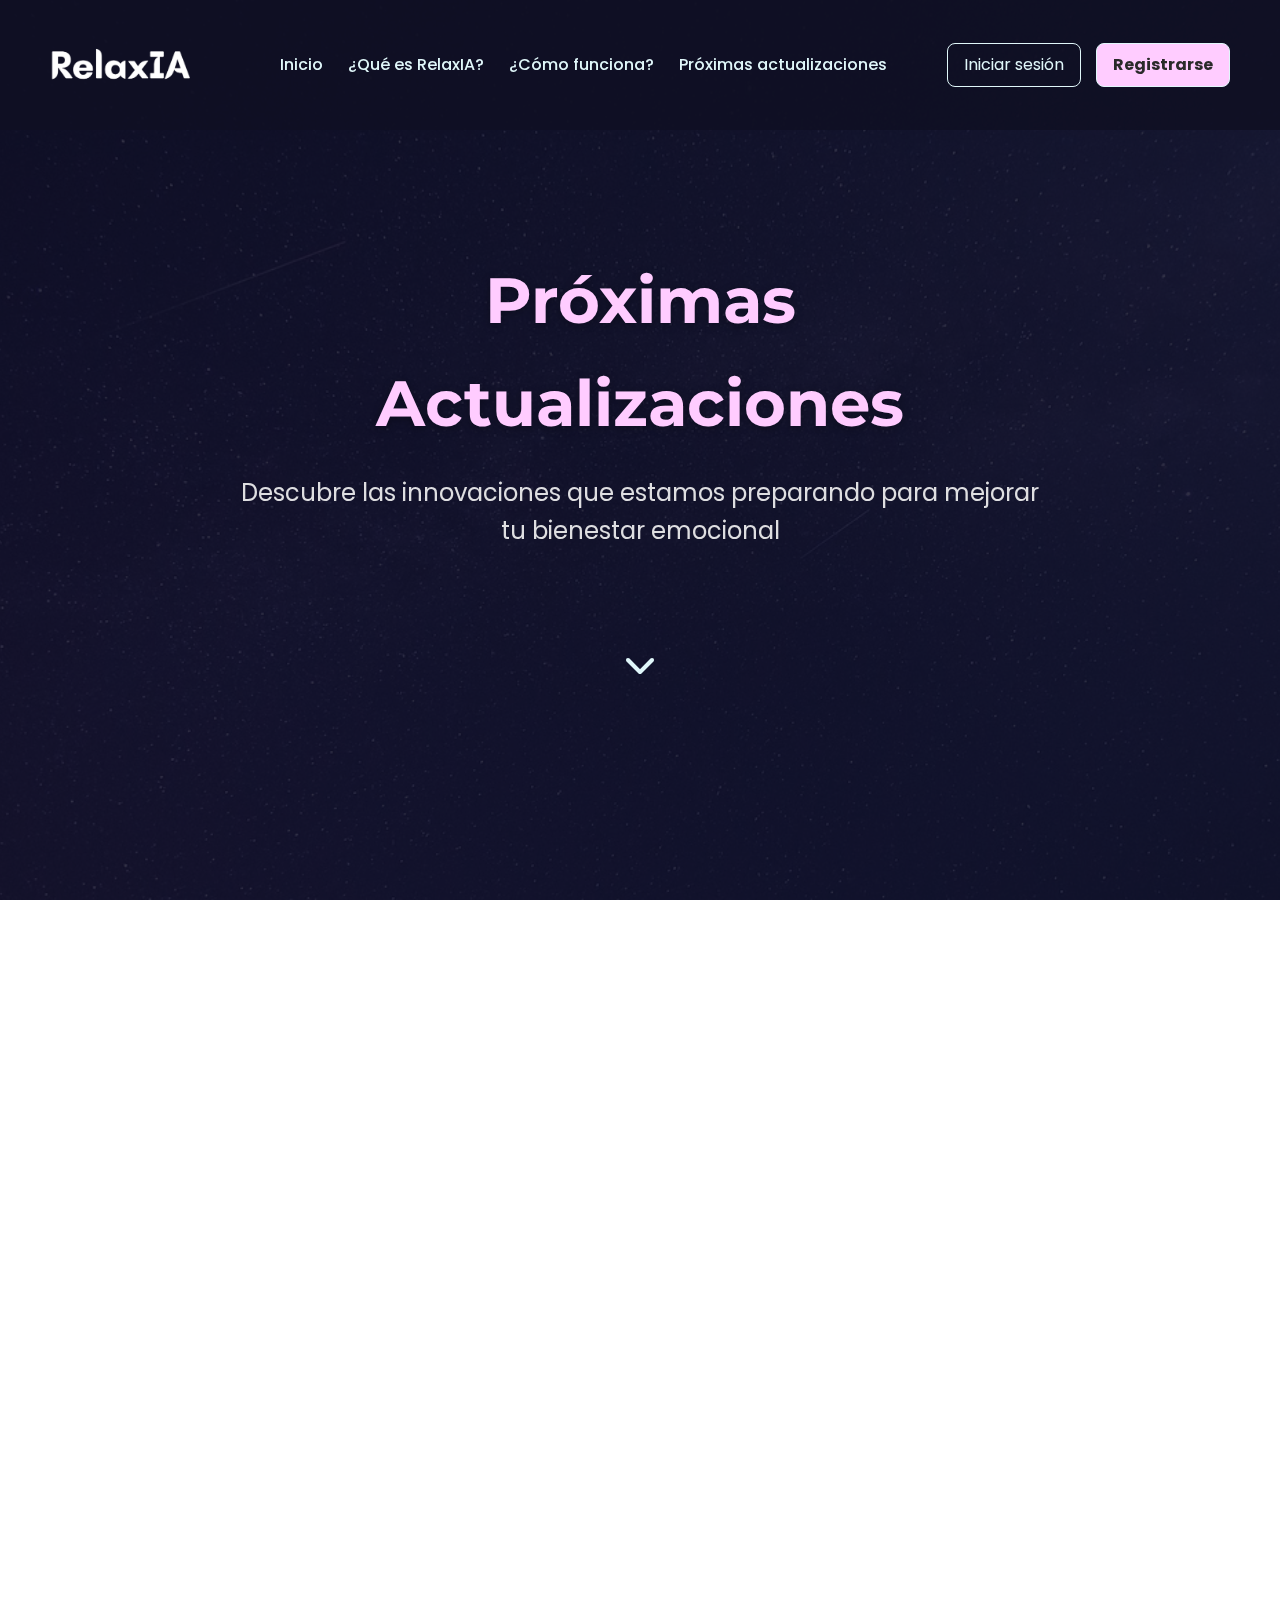
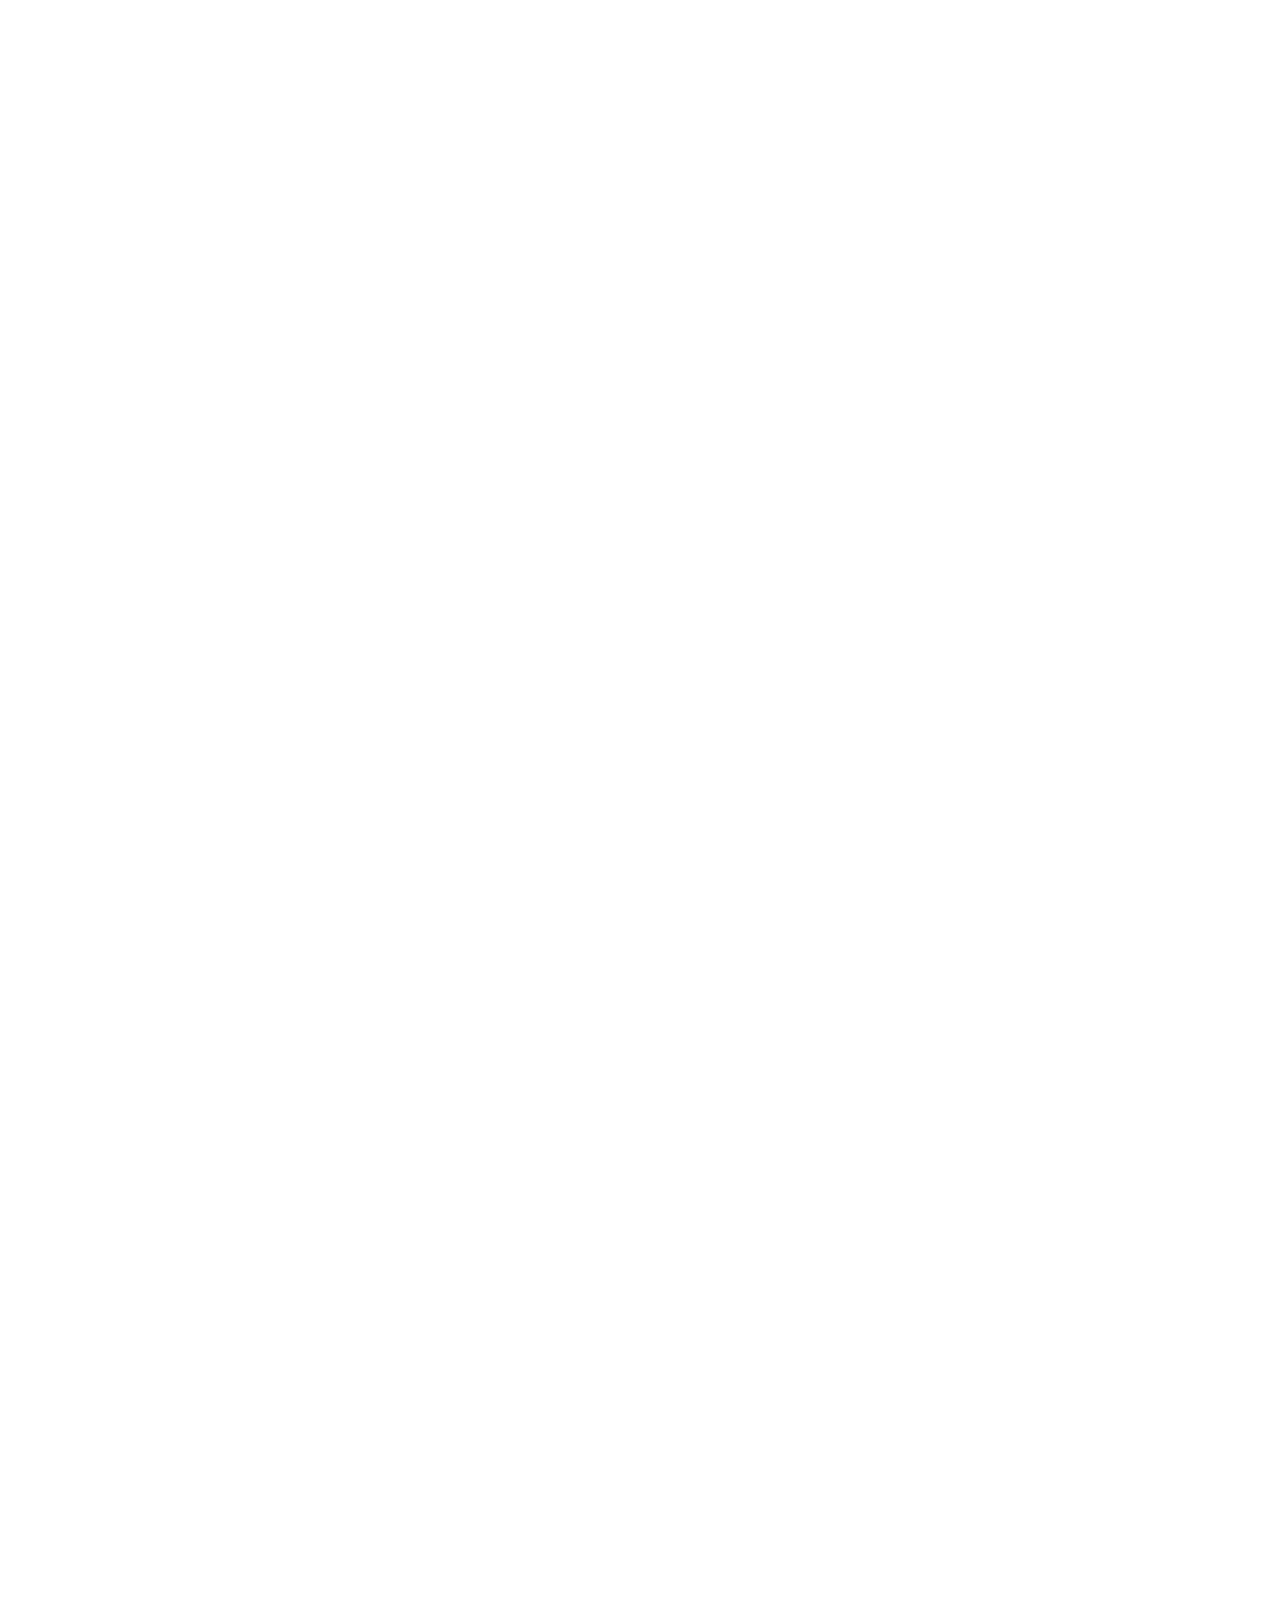
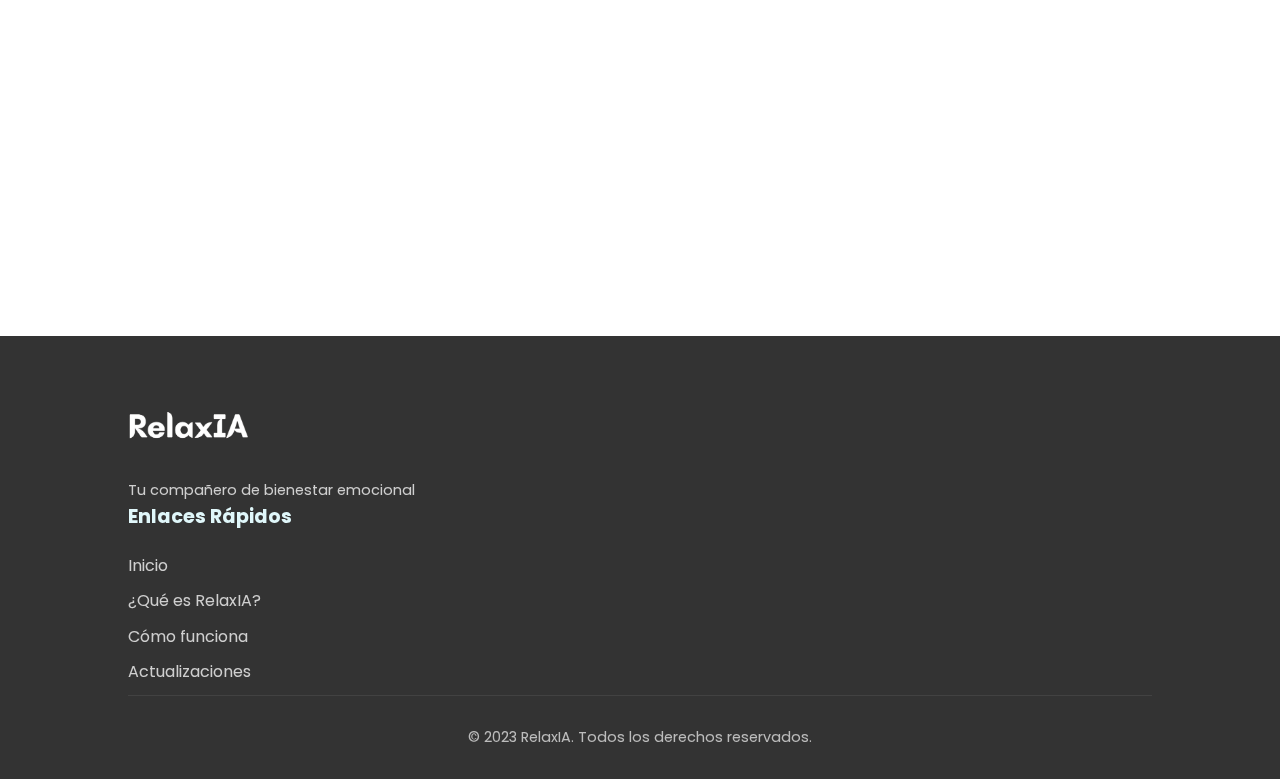
<file: actualizaciones.html>
<!DOCTYPE html>
<html lang="es">
<head>
  <meta charset="UTF-8" />
  <meta name="viewport" content="width=device-width, initial-scale=1.0" />
  <title>Próximas Actualizaciones | RelaxIA</title>
  <link rel="stylesheet" href="https://cdnjs.cloudflare.com/ajax/libs/font-awesome/6.5.0/css/all.min.css" />
  <link rel="preconnect" href="https://fonts.googleapis.com">
  <link rel="preconnect" href="https://fonts.gstatic.com" crossorigin>
  <link href="https://fonts.googleapis.com/css2?family=Poppins:wght@300;400;500;600;700&family=Montserrat:wght@400;500;600;700&display=swap" rel="stylesheet">
  <link rel="stylesheet" href="estilos-actualizaciones.css" />
</head>
<body>
    <nav class="navbar" id="navbar">
    <div class="logo">
      <img src="img/logo.png" alt="RelaxIA Logo">
    </div>
    <ul class="nav-links">
      <li><a href="index.html">Inicio</a></li>
      <li><a href="que-es.html">¿Qué es RelaxIA?</a></li>
      <li><a href="como-funciona.html">¿Cómo funciona?</a></li>
      <li><a href="actualizaciones.html">Próximas actualizaciones</a></li>
    </ul>
    <div class="acciones">
      <a href="login.html" class="btn">Iniciar sesión</a>
      <a href="registro.html" class="btn btn-registro">Registrarse</a>
    </div>
  </nav>
  <div class="background-overlay"></div>
  
  <header class="hero-header">
    <div class="hero-content">
      <h1>Próximas Actualizaciones</h1>
      <p class="subtitle">Descubre las innovaciones que estamos preparando para mejorar tu bienestar emocional</p>
      <div class="scroll-indicator">
        <i class="fas fa-chevron-down"></i>
      </div>
    </div>
  </header>

  <main class="actualizaciones">
    <section class="bloque-b2b">
      <div class="section-header">
        <div class="icon-container">
          <i class="fas fa-handshake"></i>
        </div>
        <h2>Licencias para profesionales de salud mental</h2>
        <p class="section-subtitle">Modelo B2B para terapeutas y especialistas</p>
      </div>
      
      <div class="content-grid">
        <div class="features-list">
          <p class="intro-text">
            En RelaxIA estamos trabajando para lanzar un modelo B2B que permitirá a psicólogos, terapeutas y psiquiatras utilizar nuestra app como herramienta complementaria para el tratamiento de sus pacientes.
          </p>
          <ul>
            <li><i class="fas fa-chart-line"></i> <strong>Seguimiento emocional diario:</strong> monitoreo entre sesiones.</li>
            <li><i class="fas fa-history"></i> <strong>Registro completo de emociones:</strong> historial y patrones.</li>
            <li><i class="fas fa-file-chart-pie"></i> <strong>Informes gráficos automáticos:</strong> semanales o mensuales.</li>
            <li><i class="fas fa-bell"></i> <strong>Alertas de riesgo:</strong> notificaciones por estados emocionales graves.</li>
            <li><i class="fas fa-video"></i> <strong>Conexión directa:</strong> videollamadas, llamadas seguras o mensajería.</li>
          </ul>
        </div>
        
        <div class="pricing-card">
          <div class="pricing-header">
            <h3>Planes de Suscripción</h3>
            <p>Elige el que mejor se adapte a tu consulta</p>
          </div>
          <div class="pricing-options">
            <div class="price-tier">
              <h4>Básico</h4>
              <div class="price">$700 <span>/mes</span></div>
              <p>Hasta 10 pacientes</p>
            </div>
            <div class="price-tier recommended">
              <div class="recommended-badge">Recomendado</div>
              <h4>Profesional</h4>
              <div class="price">$1,600 <span>/mes</span></div>
              <p>Hasta 25 pacientes</p>
            </div>
            <div class="price-tier">
              <h4>Premium</h4>
              <div class="price">$2,600 <span>/mes</span></div>
              <p>Hasta 50 pacientes</p>
            </div>
          </div>
          <div class="other-options">
            <div class="option">
              <h4>Licencia Anual</h4>
              <p>$10,000 <span>(30 pacientes)</span></p>
            </div>
            <div class="option">
              <h4>Pago por uso</h4>
              <p>$50 <span>por llamada</span></p>
            </div>
          </div>
          <button class="cta-button">Solicitar información</button>
        </div>
      </div>
    </section>

    <section class="bloque-doctores">
      <div class="section-header">
        <div class="icon-container">
          <i class="fas fa-user-md"></i>
        </div>
        <h2>Consultorios Aliados</h2>
        <p class="section-subtitle">Especialistas con los que podríamos establecer convenios</p>
      </div>
      
      <div class="doctores-grid">
        <div class="card-doctor">
          <div class="doctor-image">
            <img src="img/doctor1.jpg" alt="Doctor 1" />
            <div class="specialty-badge">Psicotraumatología</div>
          </div>
          <div class="doctor-info">
            <h3>Lic. Natalia Martinez Martinez</h3>
            <p class="location">Consultorio Psicologico ALGOS</p>
            <div class="doctor-rating">
              <i class="fas fa-star"></i>
              <i class="fas fa-star"></i>
              <i class="fas fa-star"></i>
              <i class="fas fa-star"></i>
              <i class="fas fa-star-half-alt"></i>
              <span>4.5</span>
            </div>
          </div>
        </div>
        
        <div class="card-doctor">
          <div class="doctor-image">
            <img src="img/doctor2.jpg" alt="Doctor 2" />
            <div class="specialty-badge">Psicólogo, Sexólogo</div>
          </div>
          <div class="doctor-info">
            <h3>Lic. Mariana Elizalde Gómez</h3>
            <p class="location">Consultorio Psicológico ALGOS</p>
            <div class="doctor-rating">
              <i class="fas fa-star"></i>
              <i class="fas fa-star"></i>
              <i class="fas fa-star"></i>
              <i class="fas fa-star"></i>
              <i class="fas fa-star"></i>
              <span>5.0</span>
            </div>
          </div>
        </div>
        
        <div class="card-doctor">
          <div class="doctor-image">
            <img src="img/doctor3.jpg" alt="Doctor 3" />
            <div class="specialty-badge">Psicología</div>
          </div>
          <div class="doctor-info">
            <h3>Lic. Rodrigo Méndez Carrillo</h3>
            <p class="location">Clínica San Lucas</p>
            <div class="doctor-rating">
              <i class="fas fa-star"></i>
              <i class="fas fa-star"></i>
              <i class="fas fa-star"></i>
              <i class="fas fa-star"></i>
              <i class="far fa-star"></i>
              <span>4.0</span>
            </div>
          </div>
        </div>
        
        <div class="card-doctor">
          <div class="doctor-image">
            <img src="img/doctor4.jpg" alt="Doctor 4" />
            <div class="specialty-badge">Hipnosis, Terapia Familiar</div>
          </div>
          <div class="doctor-info">
            <h3>Dr. Mauricio Herrera Ledesma</h3>
            <p class="location">CENEPA</p>
            <div class="doctor-rating">
              <i class="fas fa-star"></i>
              <i class="fas fa-star"></i>
              <i class="fas fa-star"></i>
              <i class="fas fa-star"></i>
              <i class="fas fa-star"></i>
              <span>5.0</span>
            </div>
          </div>
        </div>
        
        <div class="card-doctor">
          <div class="doctor-image">
            <img src="img/doctor5.jpg" alt="Doctor 5" />
            <div class="specialty-badge">Psicóloga, Asesorías</div>
          </div>
          <div class="doctor-info">
            <h3>Lic. Andrés López Martínez</h3>
            <p class="location">Espacio Armonía</p>
            <div class="doctor-rating">
              <i class="fas fa-star"></i>
              <i class="fas fa-star"></i>
              <i class="fas fa-star"></i>
              <i class="fas fa-star"></i>
              <i class="fas fa-star-half-alt"></i>
              <span>4.5</span>
            </div>
          </div>
        </div>
      </div>
    </section>
  </main>

<!-- Footer Mejorado -->
  <footer class="site-footer">
    <div class="container">
      <div class="footer-grid">
        <div class="footer-brand">
          <img src="img/logo.png" alt="RelaxIA Logo" class="footer-logo">
          <p>Tu compañero de bienestar emocional</p>
        </div>
        
        <div class="footer-links">
          <h4>Enlaces Rápidos</h4>
          <ul>
            <li><a href="index.html.html">Inicio</a></li>
            <li><a href="que-es.html">¿Qué es RelaxIA?</a></li>
            <li><a href="como-funciona.html">Cómo funciona</a></li>
            <li><a href="actualizaciones.html">Actualizaciones</a></li>
          </ul>
        </div>
      
      <div class="footer-bottom">
        <p>&copy; 2023 RelaxIA. Todos los derechos reservados.</p>
      </div>
    </div>
  </footer>

  <script>
    // Efecto de scroll suave
    document.querySelectorAll('a[href^="#"]').forEach(anchor => {
      anchor.addEventListener('click', function (e) {
        e.preventDefault();
        document.querySelector(this.getAttribute('href')).scrollIntoView({
          behavior: 'smooth'
        });
      });
    });
    
    // Animación al hacer scroll
    window.addEventListener('scroll', function() {
      const elements = document.querySelectorAll('.bloque-b2b, .bloque-doctores, .card-doctor');
      elements.forEach(element => {
        const elementPosition = element.getBoundingClientRect().top;
        const screenPosition = window.innerHeight / 1.3;
        
        if(elementPosition < screenPosition) {
          element.style.opacity = "1";
          element.style.transform = "translateY(0)";
        }
      });
    });
  </script>
</body>
</html>
</file>
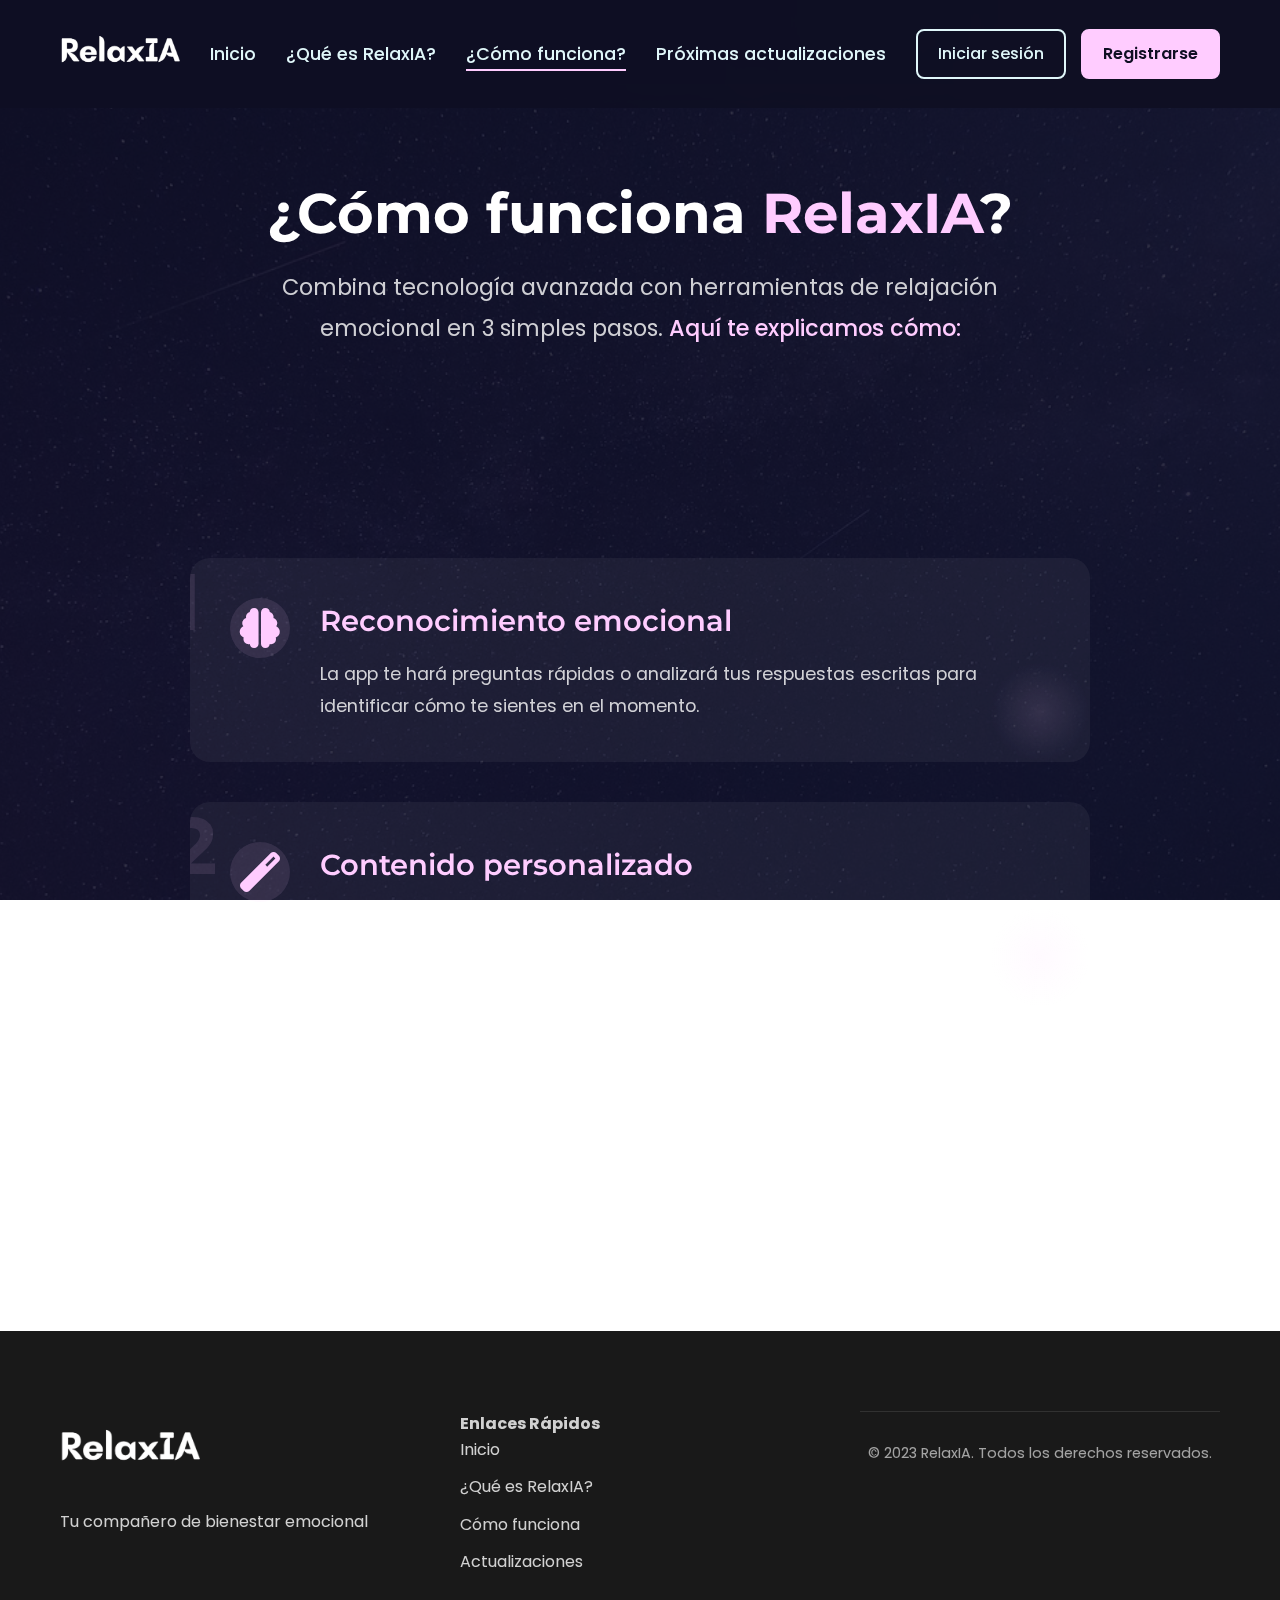
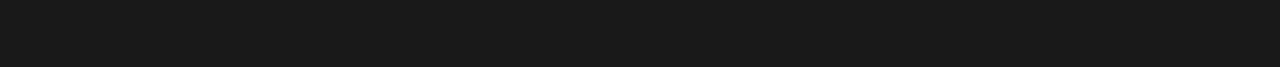
<file: como-funciona.html>
<!DOCTYPE html>
<html lang="es">
<head>
  <meta charset="UTF-8">
  <meta name="viewport" content="width=device-width, initial-scale=1.0">
  <title>¿Cómo funciona? – RelaxIA</title>
  <link rel="stylesheet" href="https://cdnjs.cloudflare.com/ajax/libs/font-awesome/6.4.0/css/all.min.css">
  <link rel="preconnect" href="https://fonts.googleapis.com">
  <link rel="preconnect" href="https://fonts.gstatic.com" crossorigin>
  <link href="https://fonts.googleapis.com/css2?family=Poppins:wght@300;400;500;600;700&family=Montserrat:wght@400;500;600;700&display=swap" rel="stylesheet">
  <link rel="stylesheet" href="estilos-como_funciona.css">
</head>
<body>
  <div class="background-overlay"></div>

  <!-- Navbar Mejorado -->
  <nav class="navbar" id="navbar">
    <div class="container">
      <div class="logo">
        <img src="img/logo.png" alt="RelaxIA Logo" class="logo-img">
      </div>
      <ul class="nav-links">
        <li><a href="index.html">Inicio</a></li>
        <li><a href="que-es.html">¿Qué es RelaxIA?</a></li>
        <li><a href="como-funciona.html" class="active">¿Cómo funciona?</a></li>
        <li><a href="actualizaciones.html">Próximas actualizaciones</a></li>
      </ul>
      <div class="acciones">
        <a href="login.html" class="btn">Iniciar sesión</a>
        <a href="registro.html" class="btn btn-registro">Registrarse</a>
      </div>
    </div>
  </nav>

  <main>
    <!-- Hero Section Mejorada -->
    <section class="hero-section">
      <div class="container">
        <div class="hero-content">
          <h1 class="hero-title">¿Cómo funciona <span class="highlight">RelaxIA</span>?</h1>
          <p class="hero-subtitle">
            Combina tecnología avanzada con herramientas de relajación emocional en 3 simples pasos. 
            <span class="subtitle-highlight">Aquí te explicamos cómo:</span>
          </p>
        </div>
      </div>
    </section>

    <!-- Pasos Mejorados -->
    <section class="steps-section">
      <div class="container">
        <div class="steps-container">
          <!-- Paso 1 -->
          <div class="step-card">
            <div class="step-number">1</div>
            <div class="step-icon">
              <i class="fas fa-brain"></i>
            </div>
            <div class="step-content">
              <h3 class="step-title">Reconocimiento emocional</h3>
              <p class="step-description">
                La app te hará preguntas rápidas o analizará tus respuestas escritas para identificar 
                cómo te sientes en el momento.
              </p>
            </div>
            <div class="step-decoration"></div>
          </div>

          <!-- Paso 2 -->
          <div class="step-card">
            <div class="step-number">2</div>
            <div class="step-icon">
              <i class="fas fa-magic"></i>
            </div>
            <div class="step-content">
              <h3 class="step-title">Contenido personalizado</h3>
              <p class="step-description">
                Con base en tu estado emocional, la inteligencia artificial te mostrará frases motivacionales, 
                consejos y ejercicios de respiración adaptados a ti.
              </p>
            </div>
            <div class="step-decoration"></div>
          </div>

          <!-- Paso 3 -->
          <div class="step-card">
            <div class="step-number">3</div>
            <div class="step-icon">
              <i class="fas fa-bolt"></i>
            </div>
            <div class="step-content">
              <h3 class="step-title">Uso inmediato</h3>
              <p class="step-description">
                Puedes acceder a la app en cualquier momento y lugar para recibir apoyo instantáneo 
                que te ayude a reducir el estrés y mejorar tu bienestar.
              </p>
            </div>
            <div class="step-decoration"></div>
          </div>
        </div>
      </div>
    </section>
  </main>

  <!-- Footer Mejorado -->
  <footer class="site-footer">
    <div class="container">
      <div class="footer-grid">
        <div class="footer-brand">
          <img src="img/logo.png" alt="RelaxIA Logo" class="footer-logo">
          <p>Tu compañero de bienestar emocional</p>
        </div>
        
        <div class="footer-links">
          <h4>Enlaces Rápidos</h4>
          <ul>
            <li><a href="index.html.html">Inicio</a></li>
            <li><a href="que-es.html">¿Qué es RelaxIA?</a></li>
            <li><a href="como-funciona.html">Cómo funciona</a></li>
            <li><a href="actualizaciones.html">Actualizaciones</a></li>
          </ul>
        </div>
      
      <div class="footer-bottom">
        <p>&copy; 2023 RelaxIA. Todos los derechos reservados.</p>
      </div>
    </div>
  </footer>

  <script>
    // Efecto de scroll para navbar
    window.addEventListener('scroll', function() {
      const navbar = document.getElementById('navbar');
      navbar.classList.toggle('scrolled', window.scrollY > 50);
    });

    // Animación para los pasos al hacer scroll
    const observer = new IntersectionObserver((entries) => {
      entries.forEach(entry => {
        if (entry.isIntersecting) {
          entry.target.classList.add('animate');
        }
      });
    }, { threshold: 0.1 });

    document.querySelectorAll('.step-card').forEach(step => {
      observer.observe(step);
    });
  </script>
</body>
</html>
</file>
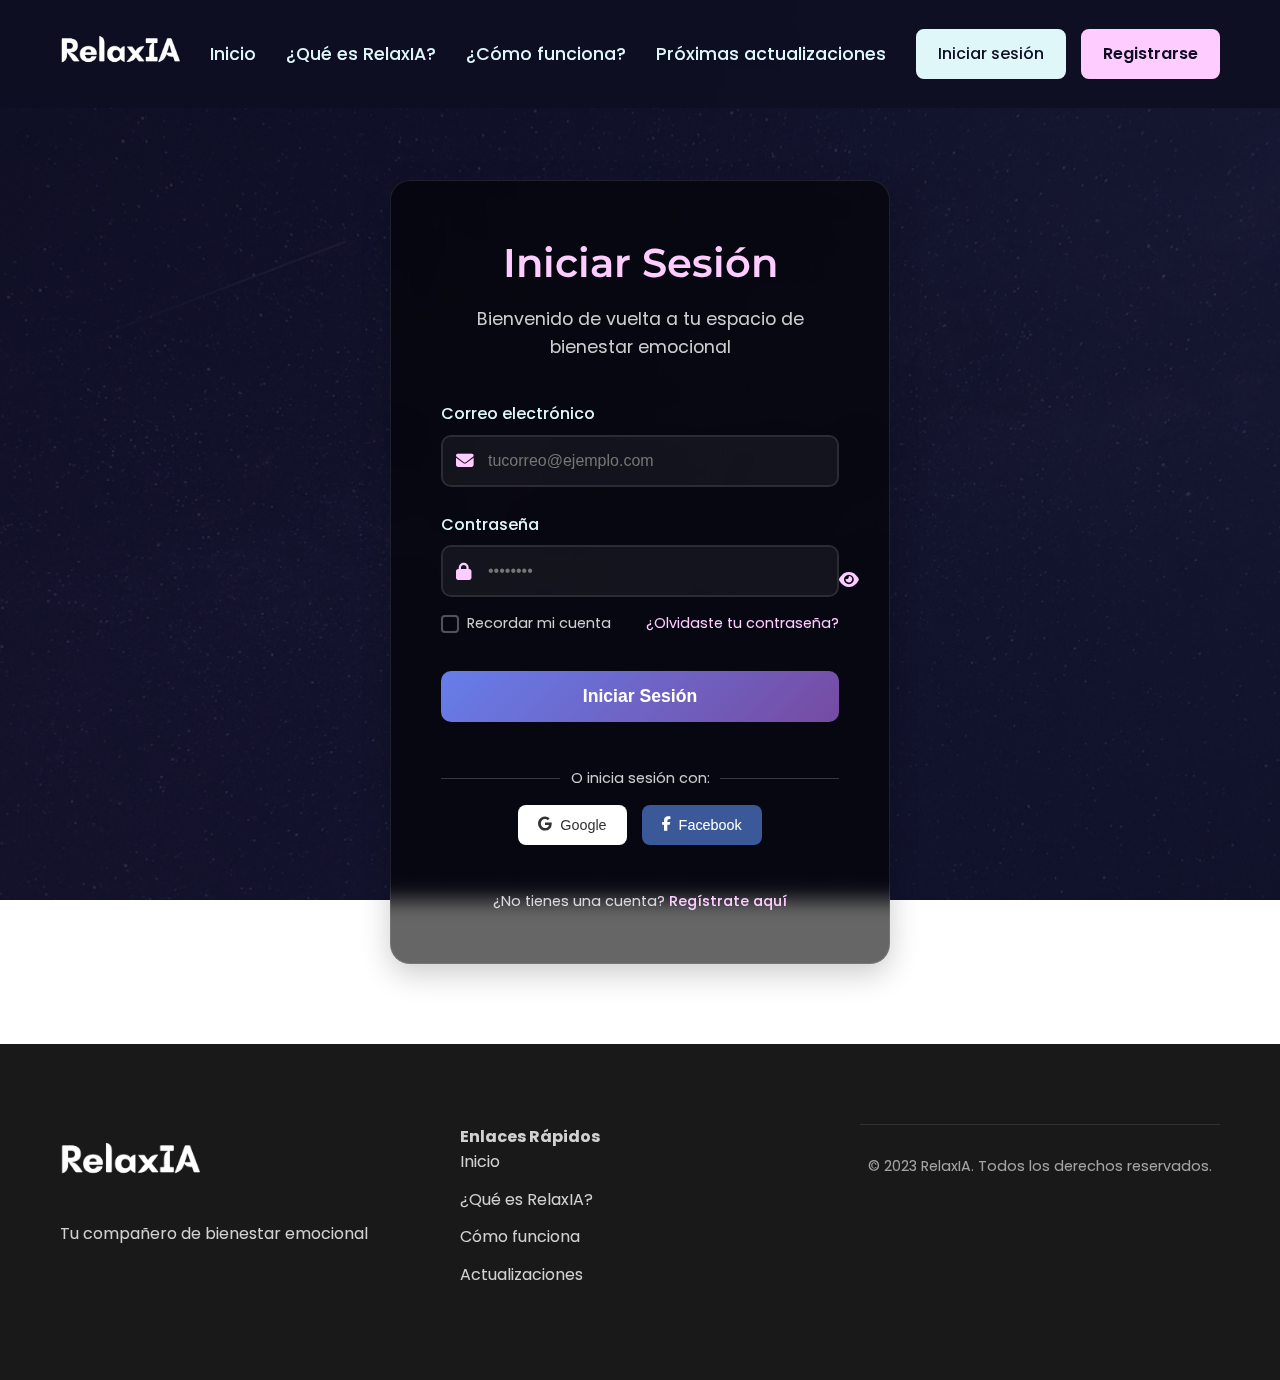
<file: login.html>
<!DOCTYPE html>
<html lang="es">
<head>
  <meta charset="UTF-8">
  <meta name="viewport" content="width=device-width, initial-scale=1.0">
  <title>Iniciar Sesión - RelaxIA</title>
  <link rel="stylesheet" href="https://cdnjs.cloudflare.com/ajax/libs/font-awesome/6.4.0/css/all.min.css">
  <link rel="preconnect" href="https://fonts.googleapis.com">
  <link rel="preconnect" href="https://fonts.gstatic.com" crossorigin>
  <link href="https://fonts.googleapis.com/css2?family=Poppins:wght@300;400;500;600;700&family=Montserrat:wght@400;500;600;700&display=swap" rel="stylesheet">
  <link rel="stylesheet" href="estilos-login.css">
</head>
<body>
  <div class="background-overlay"></div>

  <!-- Navbar (coherente con el resto del sitio) -->
  <nav class="navbar">
    <div class="container">
      <div class="logo">
        <img src="img/logo.png" alt="RelaxIA Logo" class="logo-img">
      </div>
      <ul class="nav-links">
        <li><a href="index.html">Inicio</a></li>
        <li><a href="que-es.html">¿Qué es RelaxIA?</a></li>
        <li><a href="como-funciona.html">¿Cómo funciona?</a></li>
        <li><a href="actualizaciones.html">Próximas actualizaciones</a></li>
      </ul>
      <div class="acciones">
        <a href="" class="btn active">Iniciar sesión</a>
        <a href="registro.html" class="btn btn-registro">Registrarse</a>
      </div>
    </div>
  </nav>

  <!-- Contenido Principal -->
  <main class="login-container">
    <div class="container">
      <div class="login-card">
        <div class="login-header">
          <h1>Iniciar Sesión</h1>
          <p>Bienvenido de vuelta a tu espacio de bienestar emocional</p>
        </div>
        
        <form class="login-form" id="loginForm">
          <div class="form-group">
            <label for="email">Correo electrónico</label>
            <div class="input-with-icon">
              <i class="fas fa-envelope"></i>
              <input type="email" id="email" name="email" placeholder="tucorreo@ejemplo.com" required>
            </div>
          </div>
          
          <div class="form-group">
            <label for="password">Contraseña</label>
            <div class="input-with-icon">
              <i class="fas fa-lock"></i>
              <input type="password" id="password" name="password" placeholder="••••••••" required>
              <button type="button" class="toggle-password" aria-label="Mostrar contraseña">
                <i class="fas fa-eye"></i>
              </button>
            </div>
          </div>
          
          <div class="form-options">
            <label class="remember-me">
              <input type="checkbox" name="remember">
              <span>Recordar mi cuenta</span>
            </label>
            <a href="recuperar-contrasena.html" class="forgot-password">¿Olvidaste tu contraseña?</a>
          </div>
          
          <button type="submit" class="login-btn">Iniciar Sesión</button>
          
          <div class="social-login">
            <p>O inicia sesión con:</p>
            <div class="social-buttons">
              <button type="button" class="social-btn google">
                <i class="fab fa-google"></i> Google
              </button>
              <button type="button" class="social-btn facebook">
                <i class="fab fa-facebook-f"></i> Facebook
              </button>
            </div>
          </div>
          
          <div class="register-link">
            ¿No tienes una cuenta? <a href="registro.html">Regístrate aquí</a>
          </div>
        </form>
      </div>
    </div>
  </main>

  <!-- Footer Mejorado -->
  <footer class="site-footer">
    <div class="container">
      <div class="footer-grid">
        <div class="footer-brand">
          <img src="img/logo.png" alt="RelaxIA Logo" class="footer-logo">
          <p>Tu compañero de bienestar emocional</p>
        </div>
        
        <div class="footer-links">
          <h4>Enlaces Rápidos</h4>
          <ul>
            <li><a href="index.html.html">Inicio</a></li>
            <li><a href="que-es.html">¿Qué es RelaxIA?</a></li>
            <li><a href="como-funciona.html">Cómo funciona</a></li>
            <li><a href="actualizaciones.html">Actualizaciones</a></li>
          </ul>
        </div>
      
      <div class="footer-bottom">
        <p>&copy; 2023 RelaxIA. Todos los derechos reservados.</p>
      </div>
    </div>
  </footer>

  <script>
    // Mostrar/ocultar contraseña
    const togglePassword = document.querySelector('.toggle-password');
    const passwordInput = document.getElementById('password');
    
    togglePassword.addEventListener('click', function() {
      const type = passwordInput.getAttribute('type') === 'password' ? 'text' : 'password';
      passwordInput.setAttribute('type', type);
      this.querySelector('i').classList.toggle('fa-eye-slash');
    });
    
    // Validación del formulario
    document.getElementById('loginForm').addEventListener('submit', function(e) {
      e.preventDefault();
      
      // Aquí iría la lógica de autenticación
      alert('Inicio de sesión exitoso (simulado)');
      window.location.href = 'perfil.html'; // Redirigir al perfil
    });
  </script>
</body>
</html>
</file>
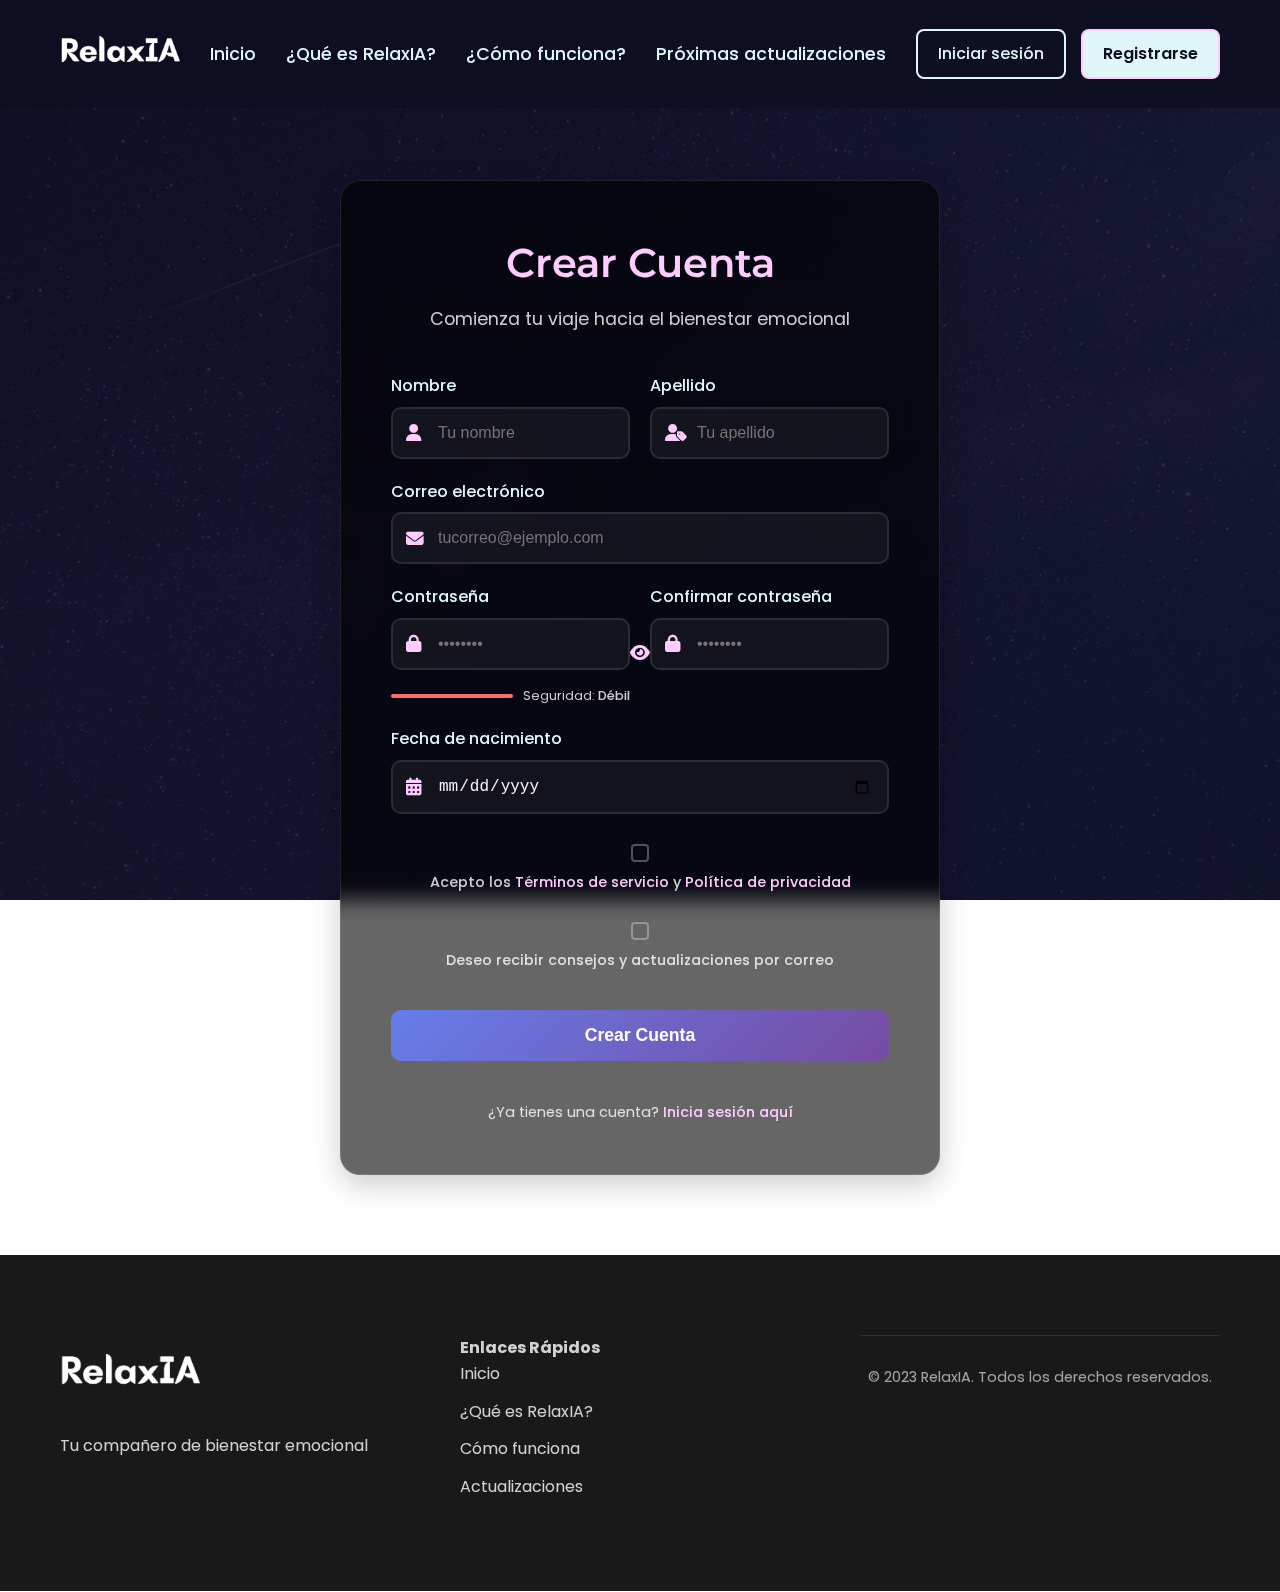
<file: registro.html>
<!DOCTYPE html>
<html lang="es">
<head>
  <meta charset="UTF-8">
  <meta name="viewport" content="width=device-width, initial-scale=1.0">
  <title>Registro - RelaxIA</title>
  <link rel="stylesheet" href="https://cdnjs.cloudflare.com/ajax/libs/font-awesome/6.4.0/css/all.min.css">
  <link rel="preconnect" href="https://fonts.googleapis.com">
  <link rel="preconnect" href="https://fonts.gstatic.com" crossorigin>
  <link href="https://fonts.googleapis.com/css2?family=Poppins:wght@300;400;500;600;700&family=Montserrat:wght@400;500;600;700&display=swap" rel="stylesheet">
  <link rel="stylesheet" href="estilos-registro.css">
</head>
<body>
  <div class="background-overlay"></div>

  <!-- Navbar (coherente con el resto del sitio) -->
  <nav class="navbar">
    <div class="container">
      <div class="logo">
        <img src="img/logo.png" alt="RelaxIA Logo" class="logo-img">
      </div>
      <ul class="nav-links">
        <li><a href="index.html">Inicio</a></li>
        <li><a href="que-es.html">¿Qué es RelaxIA?</a></li>
        <li><a href="como-funciona.html">¿Cómo funciona?</a></li>
        <li><a href="actualizaciones.html">Próximas actualizaciones</a></li>
      </ul>
      <div class="acciones">
        <a href="login.html" class="btn">Iniciar sesión</a>
        <a href="#" class="btn btn-registro active">Registrarse</a>
      </div>
    </div>
  </nav>

  <!-- Contenido Principal -->
  <main class="registro-container">
    <div class="container">
      <div class="registro-card">
        <div class="registro-header">
          <h1>Crear Cuenta</h1>
          <p>Comienza tu viaje hacia el bienestar emocional</p>
        </div>
        
        <form class="registro-form" id="registroForm">
          <div class="form-row">
            <div class="form-group">
              <label for="nombre">Nombre</label>
              <div class="input-with-icon">
                <i class="fas fa-user"></i>
                <input type="text" id="nombre" name="nombre" placeholder="Tu nombre" required>
              </div>
            </div>
            
            <div class="form-group">
              <label for="apellido">Apellido</label>
              <div class="input-with-icon">
                <i class="fas fa-user-tag"></i>
                <input type="text" id="apellido" name="apellido" placeholder="Tu apellido" required>
              </div>
            </div>
          </div>
          
          <div class="form-group">
            <label for="email">Correo electrónico</label>
            <div class="input-with-icon">
              <i class="fas fa-envelope"></i>
              <input type="email" id="email" name="email" placeholder="tucorreo@ejemplo.com" required>
            </div>
          </div>
          
          <div class="form-row">
            <div class="form-group">
              <label for="password">Contraseña</label>
              <div class="input-with-icon">
                <i class="fas fa-lock"></i>
                <input type="password" id="password" name="password" placeholder="••••••••" required>
                <button type="button" class="toggle-password" aria-label="Mostrar contraseña">
                  <i class="fas fa-eye"></i>
                </button>
              </div>
              <div class="password-strength">
                <div class="strength-bar"></div>
                <span class="strength-text">Seguridad: <span id="strengthLevel">Débil</span></span>
              </div>
            </div>
            
            <div class="form-group">
              <label for="confirm-password">Confirmar contraseña</label>
              <div class="input-with-icon">
                <i class="fas fa-lock"></i>
                <input type="password" id="confirm-password" name="confirm-password" placeholder="••••••••" required>
              </div>
            </div>
          </div>
          
          <div class="form-group">
            <label for="fecha-nacimiento">Fecha de nacimiento</label>
            <div class="input-with-icon">
              <i class="fas fa-calendar-alt"></i>
              <input type="date" id="fecha-nacimiento" name="fecha-nacimiento" required>
            </div>
          </div>
          
          <div class="form-group checkbox-group">
            <input type="checkbox" id="terminos" name="terminos" required>
            <label for="terminos">Acepto los <a href="terminos.html">Términos de servicio</a> y <a href="privacidad.html">Política de privacidad</a></label>
          </div>
          
          <div class="form-group checkbox-group">
            <input type="checkbox" id="newsletter" name="newsletter">
            <label for="newsletter">Deseo recibir consejos y actualizaciones por correo</label>
          </div>
          
          <button type="submit" class="registro-btn">Crear Cuenta</button>
          
          <div class="login-link">
            ¿Ya tienes una cuenta? <a href="login.html">Inicia sesión aquí</a>
          </div>
        </form>
      </div>
    </div>
  </main>

  <!-- Footer Mejorado -->
  <footer class="site-footer">
    <div class="container">
      <div class="footer-grid">
        <div class="footer-brand">
          <img src="img/logo.png" alt="RelaxIA Logo" class="footer-logo">
          <p>Tu compañero de bienestar emocional</p>
        </div>
        
        <div class="footer-links">
          <h4>Enlaces Rápidos</h4>
          <ul>
            <li><a href="index.html.html">Inicio</a></li>
            <li><a href="que-es.html">¿Qué es RelaxIA?</a></li>
            <li><a href="como-funciona.html">Cómo funciona</a></li>
            <li><a href="actualizaciones.html">Actualizaciones</a></li>
          </ul>
        </div>
      
      <div class="footer-bottom">
        <p>&copy; 2023 RelaxIA. Todos los derechos reservados.</p>
      </div>
    </div>
  </footer>

  <script>
    // Mostrar/ocultar contraseña
    const togglePassword = document.querySelector('.toggle-password');
    const passwordInput = document.getElementById('password');
    
    togglePassword.addEventListener('click', function() {
      const type = passwordInput.getAttribute('type') === 'password' ? 'text' : 'password';
      passwordInput.setAttribute('type', type);
      this.querySelector('i').classList.toggle('fa-eye-slash');
    });
    
    // Validación de fortaleza de contraseña
    passwordInput.addEventListener('input', function() {
      const password = this.value;
      const strengthBar = document.querySelector('.strength-bar');
      const strengthText = document.getElementById('strengthLevel');
      
      // Medidor de fortaleza (simplificado)
      let strength = 0;
      if (password.length > 0) strength += 1;
      if (password.length >= 8) strength += 1;
      if (/[A-Z]/.test(password)) strength += 1;
      if (/[0-9]/.test(password)) strength += 1;
      if (/[^A-Za-z0-9]/.test(password)) strength += 1;
      
      // Actualizar UI
      const strengthClasses = ['weak', 'fair', 'good', 'strong', 'very-strong'];
      const strengthLabels = ['Débil', 'Regular', 'Buena', 'Fuerte', 'Muy fuerte'];
      
      strengthBar.className = 'strength-bar ' + (strengthClasses[strength-1] || 'weak');
      strengthText.textContent = strengthLabels[strength-1] || 'Débil';
      strengthText.className = strengthClasses[strength-1] || 'weak';
    });
    
    // Validación del formulario
    document.getElementById('registroForm').addEventListener('submit', function(e) {
      e.preventDefault();
      
      const password = document.getElementById('password').value;
      const confirmPassword = document.getElementById('confirm-password').value;
      
      if (password !== confirmPassword) {
        alert('Las contraseñas no coinciden');
        return;
      }
      
      if (!document.getElementById('terminos').checked) {
        alert('Debes aceptar los términos y condiciones');
        return;
      }
      
      // Aquí iría la lógica de registro
      alert('Registro exitoso (simulado)');
      window.location.href = 'perfil.html'; // Redirigir al perfil
    });
  </script>
</body>
</html>
</file>
<file: estilos-actualizaciones.css>
/* Estilos Base */
:root {
  --primary-color: #6a5acd;
  --secondary-color: #ffccff;
  --accent-color: #e0f7fa;
  --dark-color: #0f0f23;
  --light-color: #ffffff;
  --success-color: #4caf50;
  --warning-color: #ff9800;
  --danger-color: #f44336;
  --text-color: #333333;
  --text-light: #f5f5f5;
  --bg-gradient: linear-gradient(135deg, #667eea 0%, #764ba2 100%);
  --box-shadow: 0 10px 30px rgba(0, 0, 0, 0.1);
  --transition: all 0.3s ease;
}

* {
  margin: 0;
  padding: 0;
  box-sizing: border-box;
}

body {
  font-family: 'Poppins', 'Segoe UI', sans-serif;
  background: url("img/fondo.jpg") no-repeat center center fixed;
  background-size: cover;
  color: var(--text-light);
  line-height: 1.6;
  overflow-x: hidden;
}

/* Navbar */
  .navbar {
    position: fixed;
    top: 0;
    width: 100%;
    background-color: rgba(15, 15, 35, 0.9);
    padding: 30px 50px;
    display: flex;
    align-items: center;
    justify-content: space-between;
    transition: all 0.3s ease;
    z-index: 999;
  }
  
  .navbar.scrolled {
    padding: 10px 50px;
    background-color: rgba(15, 15, 35, 0.95);
  }
  
  .logo {
    flex-shrink: 0;
    margin-right: 30px;
    height: 100%;
    display: flex;
    align-items: center;
  }
  
  .logo img {
    height: 70px; /*  este valor debe ser MENOR o IGUAL a la altura del menú */
    max-height: 100%;
    width: auto;
    object-fit: contain;
    display: block;
  }  
  
  .nav-links {
    list-style: none;
    display: flex;
    gap: 25px;
  }
  
  .nav-links a {
    text-decoration: none;
    color: #e0f7fa;
    font-weight: 500;
  }
  
  .acciones {
    display: flex;
    gap: 15px;
  }
  
  .btn {
    padding: 8px 16px;
    border: 1px solid #e0f7fa;
    border-radius: 8px;
    color: #e0f7fa;
    text-decoration: none;
    transition: all 0.3s ease;
  }
  
  .btn:hover {
    background-color: #e0f7fa;
    color: #0d1b2a;
  }
  
  .btn-registro {
    background-color: #ffccff;
    color: #2a2a2a;
    font-weight: bold;
  }

.background-overlay {
  position: fixed;
  top: 0;
  left: 0;
  width: 100%;
  height: 100%;
  background: rgba(15, 15, 35, 0.85);
  z-index: -1;
}

/* Header Hero */
.hero-header {
  height: 80vh;
  display: flex;
  align-items: center;
  justify-content: center;
  text-align: center;
  position: relative;
  padding: 0 20px;
  padding-top: 120px;
}

.hero-content {
  max-width: 800px;
  margin: 0 auto;
  animation: fadeIn 1.5s ease-in-out;
}

.hero-header h1 {
  font-family: 'Montserrat', sans-serif;
  font-size: 4rem;
  font-weight: 700;
  margin-bottom: 20px;
  color: var(--secondary-color);
  text-shadow: 0 2px 10px rgba(0, 0, 0, 0.3);
}

.subtitle {
  font-size: 1.5rem;
  margin-bottom: 40px;
  opacity: 0.9;
}

.scroll-indicator {
  position: absolute;
  bottom: 30px;
  left: 50%;
  transform: translateX(-50%);
  font-size: 2rem;
  color: var(--accent-color);
  animation: bounce 2s infinite;
}

@keyframes bounce {
  0%, 20%, 50%, 80%, 100% {
    transform: translateY(0) translateX(-50%);
  }
  40% {
    transform: translateY(-20px) translateX(-50%);
  }
  60% {
    transform: translateY(-10px) translateX(-50%);
  }
}

/* Main Content */
main.actualizaciones {
  padding: 80px 10%;
  max-width: 1400px;
  margin: 0 auto;
}

.section-header {
  text-align: center;
  margin-bottom: 50px;
}

.icon-container {
  width: 80px;
  height: 80px;
  background: var(--bg-gradient);
  border-radius: 50%;
  display: flex;
  align-items: center;
  justify-content: center;
  margin: 0 auto 20px;
  font-size: 2rem;
  color: white;
  box-shadow: var(--box-shadow);
}

h2 {
  font-family: 'Montserrat', sans-serif;
  font-size: 2.5rem;
  color: var(--accent-color);
  margin-bottom: 10px;
}

.section-subtitle {
  font-size: 1.2rem;
  color: rgba(255, 255, 255, 0.8);
  max-width: 700px;
  margin: 0 auto;
}

/* B2B Section */
.bloque-b2b {
  background: rgba(255, 255, 255, 0.08);
  backdrop-filter: blur(10px);
  border-radius: 20px;
  padding: 50px;
  margin-bottom: 80px;
  box-shadow: var(--box-shadow);
  opacity: 0;
  transform: translateY(30px);
  transition: var(--transition);
}

.content-grid {
  display: grid;
  grid-template-columns: 1fr 1fr;
  gap: 40px;
  margin-top: 40px;
}

@media (max-width: 992px) {
  .content-grid {
    grid-template-columns: 1fr;
  }
}

.features-list {
  background: rgba(0, 0, 0, 0.3);
  padding: 30px;
  border-radius: 15px;
}

.intro-text {
  font-size: 1.1rem;
  margin-bottom: 25px;
  line-height: 1.8;
}

.features-list ul {
  list-style: none;
}

.features-list li {
  margin-bottom: 15px;
  padding-left: 35px;
  position: relative;
  font-size: 1.05rem;
}

.features-list li i {
  position: absolute;
  left: 0;
  top: 3px;
  color: var(--secondary-color);
  font-size: 1.2rem;
}

.features-list li strong {
  color: var(--accent-color);
}

/* Pricing Card */
.pricing-card {
  background: rgba(0, 0, 0, 0.5);
  border-radius: 15px;
  padding: 30px;
  box-shadow: 0 10px 30px rgba(0, 0, 0, 0.3);
  border: 1px solid rgba(255, 255, 255, 0.1);
}

.pricing-header {
  text-align: center;
  margin-bottom: 30px;
  padding-bottom: 20px;
  border-bottom: 1px solid rgba(255, 255, 255, 0.1);
}

.pricing-header h3 {
  font-size: 1.8rem;
  color: var(--secondary-color);
  margin-bottom: 10px;
}

.pricing-options {
  display: grid;
  grid-template-columns: repeat(auto-fit, minmax(150px, 1fr));
  gap: 20px;
  margin-bottom: 30px;
}

.price-tier {
  background: rgba(255, 255, 255, 0.05);
  padding: 20px;
  border-radius: 10px;
  text-align: center;
  transition: var(--transition);
  position: relative;
}

.price-tier:hover {
  transform: translateY(-5px);
  background: rgba(255, 255, 255, 0.1);
}

.price-tier.recommended {
  border: 2px solid var(--secondary-color);
}

.recommended-badge {
  position: absolute;
  top: -10px;
  right: 10px;
  background: var(--secondary-color);
  color: var(--dark-color);
  padding: 3px 10px;
  border-radius: 20px;
  font-size: 0.8rem;
  font-weight: bold;
}

.price-tier h4 {
  font-size: 1.2rem;
  margin-bottom: 10px;
  color: var(--accent-color);
}

.price {
  font-size: 1.8rem;
  font-weight: bold;
  color: var(--secondary-color);
  margin-bottom: 5px;
}

.price span {
  font-size: 1rem;
  font-weight: normal;
  opacity: 0.8;
}

.other-options {
  display: grid;
  grid-template-columns: 1fr 1fr;
  gap: 15px;
  margin-bottom: 30px;
}

.option {
  background: rgba(255, 255, 255, 0.05);
  padding: 15px;
  border-radius: 8px;
  text-align: center;
}

.option h4 {
  font-size: 1rem;
  margin-bottom: 5px;
  color: var(--accent-color);
}

.option p {
  font-size: 1.2rem;
  font-weight: bold;
  color: var(--secondary-color);
}

.option p span {
  font-size: 0.9rem;
  font-weight: normal;
  display: block;
  opacity: 0.8;
}

.cta-button {
  width: 100%;
  padding: 15px;
  background: var(--bg-gradient);
  color: white;
  border: none;
  border-radius: 8px;
  font-size: 1.1rem;
  font-weight: bold;
  cursor: pointer;
  transition: var(--transition);
  box-shadow: 0 5px 15px rgba(106, 90, 205, 0.4);
}

.cta-button:hover {
  transform: translateY(-3px);
  box-shadow: 0 8px 20px rgba(106, 90, 205, 0.6);
}

/* Doctors Section */
.bloque-doctores {
  opacity: 0;
  transform: translateY(30px);
  transition: var(--transition);
}

.doctores-grid {
  display: grid;
  grid-template-columns: repeat(auto-fill, minmax(280px, 1fr));
  gap: 30px;
  margin-top: 40px;
}

.card-doctor {
  background: rgba(255, 255, 255, 0.05);
  border-radius: 15px;
  overflow: hidden;
  box-shadow: var(--box-shadow);
  transition: var(--transition);
  opacity: 0;
  transform: translateY(30px);
  transition: var(--transition);
}

.card-doctor:hover {
  transform: translateY(-10px) !important;
  box-shadow: 0 15px 30px rgba(0, 0, 0, 0.2);
}

.doctor-image {
  position: relative;
  height: 250px;
  overflow: hidden;
}

.doctor-image img {
  width: 100%;
  height: 100%;
  object-fit: cover;
  transition: var(--transition);
}

.card-doctor:hover .doctor-image img {
  transform: scale(1.05);
}

.specialty-badge {
  position: absolute;
  bottom: 15px;
  left: 50%;
  transform: translateX(-50%);
  background: var(--primary-color);
  color: white;
  padding: 5px 15px;
  border-radius: 20px;
  font-size: 0.8rem;
  font-weight: bold;
}

.doctor-info {
  padding: 20px;
  text-align: center;
}

.doctor-info h3 {
  font-size: 1.4rem;
  margin-bottom: 5px;
  color: var(--accent-color);
}

.location {
  font-size: 0.9rem;
  color: rgba(255, 255, 255, 0.7);
  margin-bottom: 15px;
}

.doctor-rating {
  color: var(--warning-color);
  margin-bottom: 15px;
}

.doctor-rating span {
  color: var(--text-light);
  margin-left: 5px;
}

.profile-button {
  background: transparent;
  color: var(--secondary-color);
  border: 1px solid var(--secondary-color);
  padding: 8px 20px;
  border-radius: 20px;
  font-size: 0.9rem;
  cursor: pointer;
  transition: var(--transition);
}

.profile-button:hover {
  background: var(--secondary-color);
  color: var(--dark-color);
}

/* Footer */
.site-footer {
  background: rgba(0, 0, 0, 0.8);
  padding: 60px 10% 30px;
  margin-top: 80px;
}

.footer-content {
  display: grid;
  grid-template-columns: repeat(auto-fit, minmax(250px, 1fr));
  gap: 40px;
  margin-bottom: 40px;
}

.footer-brand img {
  height: 60px;
  margin-bottom: 15px;
}

.footer-brand p {
  opacity: 0.8;
  font-size: 0.9rem;
}

.footer-links h4, .footer-contact h4 {
  font-size: 1.2rem;
  margin-bottom: 20px;
  color: var(--accent-color);
}

.footer-links ul {
  list-style: none;
}

.footer-links li {
  margin-bottom: 10px;
}

.footer-links a {
  color: var(--text-light);
  text-decoration: none;
  transition: var(--transition);
  opacity: 0.8;
}

.footer-links a:hover {
  opacity: 1;
  color: var(--secondary-color);
  padding-left: 5px;
}

.footer-contact p {
  margin-bottom: 15px;
  display: flex;
  align-items: center;
}

.footer-contact i {
  margin-right: 10px;
  color: var(--secondary-color);
  width: 20px;
}

.social-icons {
  display: flex;
  gap: 15px;
  margin-top: 20px;
}

.social-icons a {
  display: flex;
  align-items: center;
  justify-content: center;
  width: 35px;
  height: 35px;
  background: rgba(255, 255, 255, 0.1);
  border-radius: 50%;
  color: var(--text-light);
  transition: var(--transition);
}

.social-icons a:hover {
  background: var(--secondary-color);
  color: var(--dark-color);
  transform: translateY(-3px);
}

.footer-bottom {
  text-align: center;
  padding-top: 30px;
  border-top: 1px solid rgba(255, 255, 255, 0.1);
  font-size: 0.9rem;
  opacity: 0.7;
}

/* Animaciones */
@keyframes fadeIn {
  from { opacity: 0; }
  to { opacity: 1; }
}

/* Responsive */
@media (max-width: 768px) {
  .hero-header h1 {
    font-size: 2.5rem;
  }
  
  .subtitle {
    font-size: 1.2rem;
  }
  
  .bloque-b2b, .bloque-doctores {
    padding: 30px 20px;
  }
  
  .content-grid {
    gap: 20px;
  }
  
  .pricing-options, .other-options {
    grid-template-columns: 1fr;
  }
}

/* Mostrar elementos cuando están en viewport */
.show {
  opacity: 1 !important;
  transform: translateY(0) !important;
}
</file>
<file: estilos-como_funciona.css>
/* Variables y Reset */
:root {
  --primary-color: #6a5acd;
  --secondary-color: #ffccff;
  --accent-color: #e0f7fa;
  --dark-color: #0f0f23;
  --light-color: #ffffff;
  --text-color: #f5f5f5;
  --text-light: rgba(255, 255, 255, 0.8);
  --bg-gradient: linear-gradient(135deg, #667eea 0%, #764ba2 100%);
  --box-shadow: 0 10px 30px rgba(0, 0, 0, 0.2);
  --transition: all 0.3s ease;
}

* {
  margin: 0;
  padding: 0;
  box-sizing: border-box;
}

body {
  font-family: 'Poppins', 'Segoe UI', sans-serif;
  background: url("img/fondo.jpg") no-repeat center center fixed;
  background-size: cover;
  color: var(--text-color);
  line-height: 1.6;
  overflow-x: hidden;
}

.background-overlay {
  position: fixed;
  top: 0;
  left: 0;
  width: 100%;
  height: 100%;
  background: rgba(15, 15, 35, 0.85);
  z-index: -1;
}

.container {
  max-width: 1200px;
  margin: 0 auto;
  padding: 0 20px;
}

/* Navbar Mejorado */
.navbar {
  position: fixed;
  top: 0;
  width: 100%;
  background-color: rgba(15, 15, 35, 0.95);
  padding: 20px 0;
  transition: var(--transition);
  z-index: 1000;
  backdrop-filter: blur(10px);
}

.navbar.scrolled {
  padding: 10px 0;
  box-shadow: 0 4px 20px rgba(0, 0, 0, 0.3);
}

.navbar .container {
  display: flex;
  justify-content: space-between;
  align-items: center;
}

.logo-img {
  height: 60px;
  transition: var(--transition);
}

.navbar.scrolled .logo-img {
  height: 50px;
}

.nav-links {
  list-style: none;
  display: flex;
  gap: 30px;
}

.nav-links a {
  text-decoration: none;
  color: var(--accent-color);
  font-weight: 500;
  font-size: 1.1rem;
  position: relative;
  transition: var(--transition);
}

.nav-links a::after {
  content: '';
  position: absolute;
  bottom: -5px;
  left: 0;
  width: 0;
  height: 2px;
  background: var(--secondary-color);
  transition: var(--transition);
}

.nav-links a:hover::after,
.nav-links a.active::after {
  width: 100%;
}

.acciones {
  display: flex;
  gap: 15px;
}

.btn {
  padding: 10px 20px;
  border-radius: 8px;
  font-weight: 500;
  text-decoration: none;
  transition: var(--transition);
  font-size: 1rem;
}

.btn {
  background: transparent;
  border: 2px solid var(--accent-color);
  color: var(--accent-color);
}

.btn:hover {
  background: var(--accent-color);
  color: var(--dark-color);
  transform: translateY(-2px);
}

.btn-registro {
  background: var(--secondary-color);
  border: 2px solid var(--secondary-color);
  color: var(--dark-color);
  font-weight: 600;
}

.btn-registro:hover {
  background: transparent;
  color: var(--secondary-color);
}

/* Hero Section Mejorada */
.hero-section {
  padding: 180px 0 100px;
  position: relative;
}

.hero-content {
  max-width: 800px;
  margin: 0 auto;
  text-align: center;
}

.hero-title {
  font-family: 'Montserrat', sans-serif;
  font-size: 3.5rem;
  font-weight: 700;
  margin-bottom: 20px;
  line-height: 1.2;
  color: var(--light-color);
}

.highlight {
  color: var(--secondary-color);
}

.hero-subtitle {
  font-size: 1.4rem;
  color: var(--text-light);
  margin-bottom: 30px;
  line-height: 1.8;
}

.subtitle-highlight {
  color: var(--secondary-color);
  font-weight: 500;
}

/* Pasos Mejorados */
.steps-section {
  padding: 80px 0;
}

.steps-container {
  display: flex;
  flex-direction: column;
  gap: 40px;
  max-width: 900px;
  margin: 0 auto;
}

.step-card {
  background: rgba(255, 255, 255, 0.05);
  border-radius: 20px;
  padding: 40px;
  display: flex;
  align-items: flex-start;
  gap: 30px;
  position: relative;
  overflow: hidden;
  transition: var(--transition);
  opacity: 0;
  transform: translateY(30px);
}

.step-card.animate {
  opacity: 1;
  transform: translateY(0);
}

.step-card:nth-child(1) {
  transition-delay: 0.1s;
}

.step-card:nth-child(2) {
  transition-delay: 0.3s;
}

.step-card:nth-child(3) {
  transition-delay: 0.5s;
}

.step-card:hover {
  background: rgba(255, 255, 255, 0.1);
  transform: translateY(-5px) !important;
  box-shadow: 0 15px 30px rgba(0, 0, 0, 0.3);
}

.step-number {
  position: absolute;
  top: -20px;
  left: -20px;
  font-family: 'Montserrat', sans-serif;
  font-size: 5rem;
  font-weight: 700;
  color: rgba(255, 204, 255, 0.1);
  z-index: 0;
}

.step-icon {
  font-size: 2.5rem;
  color: var(--secondary-color);
  min-width: 60px;
  height: 60px;
  background: rgba(255, 204, 255, 0.1);
  border-radius: 50%;
  display: flex;
  align-items: center;
  justify-content: center;
  z-index: 1;
  transition: var(--transition);
}

.step-card:hover .step-icon {
  background: var(--secondary-color);
  color: var(--dark-color);
  transform: scale(1.1);
}

.step-content {
  flex: 1;
  z-index: 1;
}

.step-title {
  font-family: 'Montserrat', sans-serif;
  font-size: 1.8rem;
  font-weight: 600;
  margin-bottom: 15px;
  color: var(--secondary-color);
}

.step-description {
  font-size: 1.1rem;
  line-height: 1.8;
  color: var(--text-light);
}

.step-decoration {
  position: absolute;
  bottom: 0;
  right: 0;
  width: 100px;
  height: 100px;
  background: radial-gradient(circle, rgba(255, 204, 255, 0.1) 0%, transparent 70%);
  z-index: 0;
}

/* Footer Mejorado */
.site-footer {
  background: rgba(0, 0, 0, 0.9);
  padding: 80px 0 30px;
  color: var(--text-light);
}

.footer-grid {
  display: grid;
  grid-template-columns: repeat(auto-fit, minmax(250px, 1fr));
  gap: 40px;
  margin-bottom: 50px;
}

.footer-logo {
  height: 70px;
  margin-bottom: 20px;
}

.footer-slogan {
  font-size: 1rem;
  line-height: 1.6;
}

.footer-title {
  font-family: 'Montserrat', sans-serif;
  font-size: 1.3rem;
  color: var(--accent-color);
  margin-bottom: 25px;
  position: relative;
}

.footer-title::after {
  content: '';
  position: absolute;
  bottom: -10px;
  left: 0;
  width: 50px;
  height: 3px;
  background: var(--secondary-color);
}

.footer-links ul {
  list-style: none;
}

.footer-links li {
  margin-bottom: 12px;
}

.footer-links a {
  color: var(--text-light);
  text-decoration: none;
  transition: var(--transition);
  font-size: 1rem;
}

.footer-links a:hover {
  color: var(--secondary-color);
  padding-left: 5px;
}

.contact-info {
  margin-bottom: 15px;
  display: flex;
  align-items: center;
  font-size: 1rem;
}

.contact-info i {
  margin-right: 10px;
  color: var(--secondary-color);
  width: 20px;
  text-align: center;
}

.social-icons {
  display: flex;
  gap: 15px;
  margin-top: 20px;
}

.social-icons a {
  display: flex;
  align-items: center;
  justify-content: center;
  width: 40px;
  height: 40px;
  background: rgba(255, 255, 255, 0.1);
  border-radius: 50%;
  color: var(--text-light);
  transition: var(--transition);
  font-size: 1.1rem;
}

.social-icons a:hover {
  background: var(--secondary-color);
  color: var(--dark-color);
  transform: translateY(-3px);
}

.footer-bottom {
  text-align: center;
  padding-top: 30px;
  border-top: 1px solid rgba(255, 255, 255, 0.1);
  font-size: 0.9rem;
  color: rgba(255, 255, 255, 0.6);
}

/* Responsive Design */
@media (max-width: 992px) {
  .hero-title {
    font-size: 2.8rem;
  }
  
  .hero-subtitle {
    font-size: 1.2rem;
  }
}

@media (max-width: 768px) {
  .navbar .container {
    flex-direction: column;
    gap: 20px;
  }
  
  .nav-links {
    flex-direction: column;
    align-items: center;
    gap: 15px;
  }
  
  .hero-section {
    padding: 180px 0 60px;
  }
  
  .hero-title {
    font-size: 2.2rem;
  }
  
  .step-card {
    flex-direction: column;
    gap: 20px;
    padding: 30px;
  }
  
  .step-icon {
    margin: 0 auto;
  }
  
  .footer-grid {
    grid-template-columns: 1fr;
    text-align: center;
  }
  
  .footer-title::after {
    left: 50%;
    transform: translateX(-50%);
  }
  
  .social-icons {
    justify-content: center;
  }
}
</file>
<file: estilos-login.css>
/* Variables y Reset */
:root {
  --primary-color: #6a5acd;
  --secondary-color: #ffccff;
  --accent-color: #e0f7fa;
  --dark-color: #0f0f23;
  --light-color: #ffffff;
  --text-color: #f5f5f5;
  --text-light: rgba(255, 255, 255, 0.8);
  --error-color: #ff6b6b;
  --success-color: #51cf66;
  --bg-gradient: linear-gradient(135deg, #667eea 0%, #764ba2 100%);
  --box-shadow: 0 10px 30px rgba(0, 0, 0, 0.2);
  --transition: all 0.3s ease;
}

* {
  margin: 0;
  padding: 0;
  box-sizing: border-box;
}

body {
  font-family: 'Poppins', 'Segoe UI', sans-serif;
  background: url("../img/fondo.jpg") no-repeat center center fixed;
  background-size: cover;
  color: var(--text-color);
  line-height: 1.6;
  overflow-x: hidden;
}

.background-overlay {
  position: fixed;
  top: 0;
  left: 0;
  width: 100%;
  height: 100%;
  background: rgba(15, 15, 35, 0.85);
  z-index: -1;
}

.container {
  max-width: 1200px;
  margin: 0 auto;
  padding: 0 20px;
}

/* Navbar (coherente con el resto del sitio) */
.navbar {
  position: fixed;
  top: 0;
  width: 100%;
  background-color: rgba(15, 15, 35, 0.95);
  padding: 20px 0;
  transition: var(--transition);
  z-index: 1000;
  backdrop-filter: blur(10px);
}

.navbar.scrolled {
  padding: 10px 0;
  box-shadow: 0 4px 20px rgba(0, 0, 0, 0.3);
}

.navbar .container {
  display: flex;
  justify-content: space-between;
  align-items: center;
}

.logo-img {
  height: 60px;
  transition: var(--transition);
}

.nav-links {
  list-style: none;
  display: flex;
  gap: 30px;
}

.nav-links a {
  text-decoration: none;
  color: var(--accent-color);
  font-weight: 500;
  font-size: 1.1rem;
  position: relative;
}

.nav-links a::after {
  content: '';
  position: absolute;
  bottom: -5px;
  left: 0;
  width: 0;
  height: 2px;
  background: var(--secondary-color);
  transition: var(--transition);
}

.nav-links a:hover::after {
  width: 100%;
}

.acciones {
  display: flex;
  gap: 15px;
}

.btn {
  padding: 10px 20px;
  border-radius: 8px;
  font-weight: 500;
  text-decoration: none;
  transition: var(--transition);
  font-size: 1rem;
}

.btn {
  background: transparent;
  border: 2px solid var(--accent-color);
  color: var(--accent-color);
}

.btn:hover {
  background: var(--accent-color);
  color: var(--dark-color);
  transform: translateY(-2px);
}

.btn.active {
  background: var(--accent-color);
  color: var(--dark-color);
}

.btn-registro {
  background: var(--secondary-color);
  border: 2px solid var(--secondary-color);
  color: var(--dark-color);
  font-weight: 600;
}

.btn-registro:hover {
  background: transparent;
  color: var(--secondary-color);
}

/* Contenido Principal */
.login-container {
  padding: 180px 0 80px;
  display: flex;
  justify-content: center;
  align-items: center;
  min-height: 100vh;
}

.login-card {
  background: rgba(0, 0, 0, 0.6);
  backdrop-filter: blur(10px);
  border-radius: 20px;
  padding: 50px;
  width: 100%;
  max-width: 500px;
  box-shadow: var(--box-shadow);
  border: 1px solid rgba(255, 255, 255, 0.1);
  animation: fadeIn 0.5s ease-out;
}

@keyframes fadeIn {
  from { opacity: 0; transform: translateY(20px); }
  to { opacity: 1; transform: translateY(0); }
}

.login-header {
  text-align: center;
  margin-bottom: 40px;
}

.login-header h1 {
  font-family: 'Montserrat', sans-serif;
  font-size: 2.5rem;
  font-weight: 600;
  margin-bottom: 10px;
  color: var(--secondary-color);
}

.login-header p {
  color: var(--text-light);
  font-size: 1.1rem;
}

/* Formulario */
.login-form {
  display: flex;
  flex-direction: column;
  gap: 25px;
}

.form-group {
  display: flex;
  flex-direction: column;
  gap: 8px;
}

.form-group label {
  font-size: 1rem;
  font-weight: 500;
  color: var(--accent-color);
}

.input-with-icon {
  position: relative;
  display: flex;
  align-items: center;
}

.input-with-icon i {
  position: absolute;
  left: 15px;
  color: var(--secondary-color);
  font-size: 1.1rem;
}

.input-with-icon input {
  width: 100%;
  padding: 15px 15px 15px 45px;
  border: 2px solid rgba(255, 255, 255, 0.1);
  border-radius: 10px;
  background: rgba(255, 255, 255, 0.05);
  color: var(--text-color);
  font-size: 1rem;
  transition: var(--transition);
}

.input-with-icon input:focus {
  outline: none;
  border-color: var(--secondary-color);
  box-shadow: 0 0 0 3px rgba(255, 204, 255, 0.2);
}

.toggle-password {
  position: absolute;
  right: 15px;
  background: transparent;
  border: none;
  color: var(--text-light);
  cursor: pointer;
  font-size: 1rem;
  transition: var(--transition);
}

.toggle-password:hover {
  color: var(--secondary-color);
}

/* Opciones del formulario */
.form-options {
  display: flex;
  justify-content: space-between;
  align-items: center;
  margin-top: -10px;
}

.remember-me {
  display: flex;
  align-items: center;
  gap: 8px;
  cursor: pointer;
  font-size: 0.9rem;
  color: var(--text-light);
}

.remember-me input {
  appearance: none;
  width: 18px;
  height: 18px;
  border: 2px solid rgba(255, 255, 255, 0.3);
  border-radius: 4px;
  position: relative;
  cursor: pointer;
  transition: var(--transition);
}

.remember-me input:checked {
  background: var(--secondary-color);
  border-color: var(--secondary-color);
}

.remember-me input:checked::after {
  content: '\f00c';
  font-family: 'Font Awesome 6 Free';
  font-weight: 900;
  position: absolute;
  top: 50%;
  left: 50%;
  transform: translate(-50%, -50%);
  color: var(--dark-color);
  font-size: 0.8rem;
}

.forgot-password {
  color: var(--secondary-color);
  text-decoration: none;
  font-size: 0.9rem;
  transition: var(--transition);
}

.forgot-password:hover {
  text-decoration: underline;
}

/* Botón de inicio de sesión */
.login-btn {
  padding: 15px;
  border: none;
  border-radius: 10px;
  background: var(--bg-gradient);
  color: white;
  font-size: 1.1rem;
  font-weight: 600;
  cursor: pointer;
  transition: var(--transition);
  margin-top: 10px;
}

.login-btn:hover {
  transform: translateY(-3px);
  box-shadow: 0 10px 20px rgba(106, 90, 205, 0.4);
}

/* Login con redes sociales */
.social-login {
  text-align: center;
  margin-top: 20px;
}

.social-login p {
  color: var(--text-light);
  font-size: 0.9rem;
  margin-bottom: 15px;
  position: relative;
}

.social-login p::before,
.social-login p::after {
  content: '';
  position: absolute;
  top: 50%;
  width: 30%;
  height: 1px;
  background: rgba(255, 255, 255, 0.2);
}

.social-login p::before {
  left: 0;
}

.social-login p::after {
  right: 0;
}

.social-buttons {
  display: flex;
  gap: 15px;
  justify-content: center;
}

.social-btn {
  padding: 12px 20px;
  border-radius: 8px;
  border: none;
  font-size: 0.9rem;
  font-weight: 500;
  cursor: pointer;
  transition: var(--transition);
  display: flex;
  align-items: center;
  gap: 8px;
}

.social-btn.google {
  background: #fff;
  color: #333;
}

.social-btn.facebook {
  background: #3b5998;
  color: white;
}

.social-btn:hover {
  transform: translateY(-2px);
  box-shadow: 0 5px 15px rgba(0, 0, 0, 0.2);
}

/* Enlace de registro */
.register-link {
  text-align: center;
  margin-top: 20px;
  color: var(--text-light);
  font-size: 0.9rem;
}

.register-link a {
  color: var(--secondary-color);
  text-decoration: none;
  font-weight: 500;
  transition: var(--transition);
}

.register-link a:hover {
  text-decoration: underline;
}

/* Footer (coherente con el resto del sitio) */
.site-footer {
  background: rgba(0, 0, 0, 0.9);
  padding: 80px 0 30px;
  color: var(--text-light);
}

.footer-grid {
  display: grid;
  grid-template-columns: repeat(auto-fit, minmax(250px, 1fr));
  gap: 40px;
  margin-bottom: 50px;
}

.footer-logo {
  height: 70px;
  margin-bottom: 20px;
}

.footer-slogan {
  font-size: 1rem;
  line-height: 1.6;
}

.footer-title {
  font-family: 'Montserrat', sans-serif;
  font-size: 1.3rem;
  color: var(--accent-color);
  margin-bottom: 25px;
  position: relative;
}

.footer-title::after {
  content: '';
  position: absolute;
  bottom: -10px;
  left: 0;
  width: 50px;
  height: 3px;
  background: var(--secondary-color);
}

.footer-links ul {
  list-style: none;
}

.footer-links li {
  margin-bottom: 12px;
}

.footer-links a {
  color: var(--text-light);
  text-decoration: none;
  transition: var(--transition);
  font-size: 1rem;
}

.footer-links a:hover {
  color: var(--secondary-color);
  padding-left: 5px;
}

.contact-info {
  margin-bottom: 15px;
  display: flex;
  align-items: center;
  font-size: 1rem;
}

.contact-info i {
  margin-right: 10px;
  color: var(--secondary-color);
  width: 20px;
  text-align: center;
}

.social-icons {
  display: flex;
  gap: 15px;
  margin-top: 20px;
}

.social-icons a {
  display: flex;
  align-items: center;
  justify-content: center;
  width: 40px;
  height: 40px;
  background: rgba(255, 255, 255, 0.1);
  border-radius: 50%;
  color: var(--text-light);
  transition: var(--transition);
  font-size: 1.1rem;
}

.social-icons a:hover {
  background: var(--secondary-color);
  color: var(--dark-color);
  transform: translateY(-3px);
}

.footer-bottom {
  text-align: center;
  padding-top: 30px;
  border-top: 1px solid rgba(255, 255, 255, 0.1);
  font-size: 0.9rem;
  color: rgba(255, 255, 255, 0.6);
}

/* Responsive Design */
@media (max-width: 768px) {
  .navbar .container {
    flex-direction: column;
    gap: 20px;
  }
  
  .nav-links {
    flex-direction: column;
    align-items: center;
    gap: 15px;
  }
  
  .login-container {
    padding: 150px 0 60px;
  }
  
  .login-card {
    padding: 30px;
  }
  
  .login-header h1 {
    font-size: 2rem;
  }
  
  .social-buttons {
    flex-direction: column;
  }
  
  .footer-grid {
    grid-template-columns: 1fr;
    text-align: center;
  }
  
  .footer-title::after {
    left: 50%;
    transform: translateX(-50%);
  }
  
  .social-icons {
    justify-content: center;
  }
}
</file>
<file: estilos-registro.css>
/* Variables y Reset */
:root {
  --primary-color: #6a5acd;
  --secondary-color: #ffccff;
  --accent-color: #e0f7fa;
  --dark-color: #0f0f23;
  --light-color: #ffffff;
  --text-color: #f5f5f5;
  --text-light: rgba(255, 255, 255, 0.8);
  --error-color: #ff6b6b;
  --success-color: #51cf66;
  --bg-gradient: linear-gradient(135deg, #667eea 0%, #764ba2 100%);
  --box-shadow: 0 10px 30px rgba(0, 0, 0, 0.2);
  --transition: all 0.3s ease;
}

* {
  margin: 0;
  padding: 0;
  box-sizing: border-box;
}

body {
  font-family: 'Poppins', 'Segoe UI', sans-serif;
  background: url("../img/fondo.jpg") no-repeat center center fixed;
  background-size: cover;
  color: var(--text-color);
  line-height: 1.6;
  overflow-x: hidden;
}

.background-overlay {
  position: fixed;
  top: 0;
  left: 0;
  width: 100%;
  height: 100%;
  background: rgba(15, 15, 35, 0.85);
  z-index: -1;
}

.container {
  max-width: 1200px;
  margin: 0 auto;
  padding: 0 20px;
}

/* Navbar (coherente con el resto del sitio) */
.navbar {
  position: fixed;
  top: 0;
  width: 100%;
  background-color: rgba(15, 15, 35, 0.95);
  padding: 20px 0;
  transition: var(--transition);
  z-index: 1000;
  backdrop-filter: blur(10px);
}

.navbar.scrolled {
  padding: 10px 0;
  box-shadow: 0 4px 20px rgba(0, 0, 0, 0.3);
}

.navbar .container {
  display: flex;
  justify-content: space-between;
  align-items: center;
}

.logo-img {
  height: 60px;
  transition: var(--transition);
}

.nav-links {
  list-style: none;
  display: flex;
  gap: 30px;
}

.nav-links a {
  text-decoration: none;
  color: var(--accent-color);
  font-weight: 500;
  font-size: 1.1rem;
  position: relative;
}

.nav-links a::after {
  content: '';
  position: absolute;
  bottom: -5px;
  left: 0;
  width: 0;
  height: 2px;
  background: var(--secondary-color);
  transition: var(--transition);
}

.nav-links a:hover::after {
  width: 100%;
}

.acciones {
  display: flex;
  gap: 15px;
}

.btn {
  padding: 10px 20px;
  border-radius: 8px;
  font-weight: 500;
  text-decoration: none;
  transition: var(--transition);
  font-size: 1rem;
}

.btn {
  background: transparent;
  border: 2px solid var(--accent-color);
  color: var(--accent-color);
}

.btn:hover {
  background: var(--accent-color);
  color: var(--dark-color);
  transform: translateY(-2px);
}

.btn.active {
  background: var(--accent-color);
  color: var(--dark-color);
}

.btn-registro {
  background: var(--secondary-color);
  border: 2px solid var(--secondary-color);
  color: var(--dark-color);
  font-weight: 600;
}

.btn-registro:hover {
  background: transparent;
  color: var(--secondary-color);
}

/* Contenido Principal */
.registro-container {
  padding: 180px 0 80px;
  display: flex;
  justify-content: center;
  align-items: center;
  min-height: 100vh;
}

.registro-card {
  background: rgba(0, 0, 0, 0.6);
  backdrop-filter: blur(10px);
  border-radius: 20px;
  padding: 50px;
  width: 100%;
  max-width: 600px;
  box-shadow: var(--box-shadow);
  border: 1px solid rgba(255, 255, 255, 0.1);
  animation: fadeIn 0.5s ease-out;
}

@keyframes fadeIn {
  from { opacity: 0; transform: translateY(20px); }
  to { opacity: 1; transform: translateY(0); }
}

.registro-header {
  text-align: center;
  margin-bottom: 40px;
}

.registro-header h1 {
  font-family: 'Montserrat', sans-serif;
  font-size: 2.5rem;
  font-weight: 600;
  margin-bottom: 10px;
  color: var(--secondary-color);
}

.registro-header p {
  color: var(--text-light);
  font-size: 1.1rem;
}

/* Formulario */
.registro-form {
  display: flex;
  flex-direction: column;
  gap: 20px;
}

.form-row {
  display: flex;
  gap: 20px;
}

.form-row .form-group {
  flex: 1;
}

.form-group {
  display: flex;
  flex-direction: column;
  gap: 8px;
}

.form-group label {
  font-size: 1rem;
  font-weight: 500;
  color: var(--accent-color);
}

.input-with-icon {
  position: relative;
  display: flex;
  align-items: center;
}

.input-with-icon i {
  position: absolute;
  left: 15px;
  color: var(--secondary-color);
  font-size: 1.1rem;
}

.input-with-icon input {
  width: 100%;
  padding: 15px 15px 15px 45px;
  border: 2px solid rgba(255, 255, 255, 0.1);
  border-radius: 10px;
  background: rgba(255, 255, 255, 0.05);
  color: var(--text-color);
  font-size: 1rem;
  transition: var(--transition);
}

.input-with-icon input:focus {
  outline: none;
  border-color: var(--secondary-color);
  box-shadow: 0 0 0 3px rgba(255, 204, 255, 0.2);
}

.input-with-icon input[type="date"] {
  appearance: none;
  padding-right: 15px;
}

.toggle-password {
  position: absolute;
  right: 15px;
  background: transparent;
  border: none;
  color: var(--text-light);
  cursor: pointer;
  font-size: 1rem;
  transition: var(--transition);
}

.toggle-password:hover {
  color: var(--secondary-color);
}

/* Medidor de fortaleza de contraseña */
.password-strength {
  margin-top: 8px;
  display: flex;
  align-items: center;
  gap: 10px;
}

.strength-bar {
  height: 4px;
  flex: 1;
  background: var(--error-color);
  border-radius: 2px;
  overflow: hidden;
  position: relative;
}

.strength-bar::after {
  content: '';
  position: absolute;
  top: 0;
  left: 0;
  height: 100%;
  width: 0;
  background: var(--error-color);
  transition: var(--transition);
}

.strength-bar.weak::after { width: 20%; background: var(--error-color); }
.strength-bar.fair::after { width: 40%; background: #ffa500; }
.strength-bar.good::after { width: 60%; background: #ffd700; }
.strength-bar.strong::after { width: 80%; background: #90EE90; }
.strength-bar.very-strong::after { width: 100%; background: var(--success-color); }

.strength-text {
  font-size: 0.8rem;
  color: var(--text-light);
}

.strength-text span {
  font-weight: 500;
}

.strength-text span.weak { color: var(--error-color); }
.strength-text span.fair { color: #ffa500; }
.strength-text span.good { color: #ffd700; }
.strength-text span.strong { color: #90EE90; }
.strength-text span.very-strong { color: var(--success-color); }

/* Checkboxes personalizados */
.checkbox-group {
  display: flex;
  align-items: center;
  gap: 10px;
  margin-top: 10px;
}

.checkbox-group input[type="checkbox"] {
  appearance: none;
  width: 18px;
  height: 18px;
  border: 2px solid rgba(255, 255, 255, 0.3);
  border-radius: 4px;
  position: relative;
  cursor: pointer;
  transition: var(--transition);
}

.checkbox-group input[type="checkbox"]:checked {
  background: var(--secondary-color);
  border-color: var(--secondary-color);
}

.checkbox-group input[type="checkbox"]:checked::after {
  content: '\f00c';
  font-family: 'Font Awesome 6 Free';
  font-weight: 900;
  position: absolute;
  top: 50%;
  left: 50%;
  transform: translate(-50%, -50%);
  color: var(--dark-color);
  font-size: 0.8rem;
}

.checkbox-group label {
  font-size: 0.9rem;
  color: var(--text-light);
  cursor: pointer;
  line-height: 1.4;
}

.checkbox-group a {
  color: var(--secondary-color);
  text-decoration: none;
  transition: var(--transition);
}

.checkbox-group a:hover {
  text-decoration: underline;
}

/* Botón de registro */
.registro-btn {
  padding: 15px;
  border: none;
  border-radius: 10px;
  background: var(--bg-gradient);
  color: white;
  font-size: 1.1rem;
  font-weight: 600;
  cursor: pointer;
  transition: var(--transition);
  margin-top: 20px;
}

.registro-btn:hover {
  transform: translateY(-3px);
  box-shadow: 0 10px 20px rgba(106, 90, 205, 0.4);
}

/* Enlace de inicio de sesión */
.login-link {
  text-align: center;
  margin-top: 20px;
  color: var(--text-light);
  font-size: 0.9rem;
}

.login-link a {
  color: var(--secondary-color);
  text-decoration: none;
  font-weight: 500;
  transition: var(--transition);
}

.login-link a:hover {
  text-decoration: underline;
}

/* Footer (coherente con el resto del sitio) */
.site-footer {
  background: rgba(0, 0, 0, 0.9);
  padding: 80px 0 30px;
  color: var(--text-light);
}

.footer-grid {
  display: grid;
  grid-template-columns: repeat(auto-fit, minmax(250px, 1fr));
  gap: 40px;
  margin-bottom: 50px;
}

.footer-logo {
  height: 70px;
  margin-bottom: 20px;
}

.footer-slogan {
  font-size: 1rem;
  line-height: 1.6;
}

.footer-title {
  font-family: 'Montserrat', sans-serif;
  font-size: 1.3rem;
  color: var(--accent-color);
  margin-bottom: 25px;
  position: relative;
}

.footer-title::after {
  content: '';
  position: absolute;
  bottom: -10px;
  left: 0;
  width: 50px;
  height: 3px;
  background: var(--secondary-color);
}

.footer-links ul {
  list-style: none;
}

.footer-links li {
  margin-bottom: 12px;
}

.footer-links a {
  color: var(--text-light);
  text-decoration: none;
  transition: var(--transition);
  font-size: 1rem;
}

.footer-links a:hover {
  color: var(--secondary-color);
  padding-left: 5px;
}

.contact-info {
  margin-bottom: 15px;
  display: flex;
  align-items: center;
  font-size: 1rem;
}

.contact-info i {
  margin-right: 10px;
  color: var(--secondary-color);
  width: 20px;
  text-align: center;
}

.social-icons {
  display: flex;
  gap: 15px;
  margin-top: 20px;
}

.social-icons a {
  display: flex;
  align-items: center;
  justify-content: center;
  width: 40px;
  height: 40px;
  background: rgba(255, 255, 255, 0.1);
  border-radius: 50%;
  color: var(--text-light);
  transition: var(--transition);
  font-size: 1.1rem;
}

.social-icons a:hover {
  background: var(--secondary-color);
  color: var(--dark-color);
  transform: translateY(-3px);
}

.footer-bottom {
  text-align: center;
  padding-top: 30px;
  border-top: 1px solid rgba(255, 255, 255, 0.1);
  font-size: 0.9rem;
  color: rgba(255, 255, 255, 0.6);
}

/* Responsive Design */
@media (max-width: 768px) {
  .navbar .container {
    flex-direction: column;
    gap: 20px;
  }
  
  .nav-links {
    flex-direction: column;
    align-items: center;
    gap: 15px;
  }
  
  .registro-container {
    padding: 150px 0 60px;
  }
  
  .registro-card {
    padding: 30px;
  }
  
  .registro-header h1 {
    font-size: 2rem;
  }
  
  .form-row {
    flex-direction: column;
    gap: 20px;
  }
  
  .footer-grid {
    grid-template-columns: 1fr;
    text-align: center;
  }
  
  .footer-title::after {
    left: 50%;
    transform: translateX(-50%);
  }
  
  .social-icons {
    justify-content: center;
  }
}
</file>
